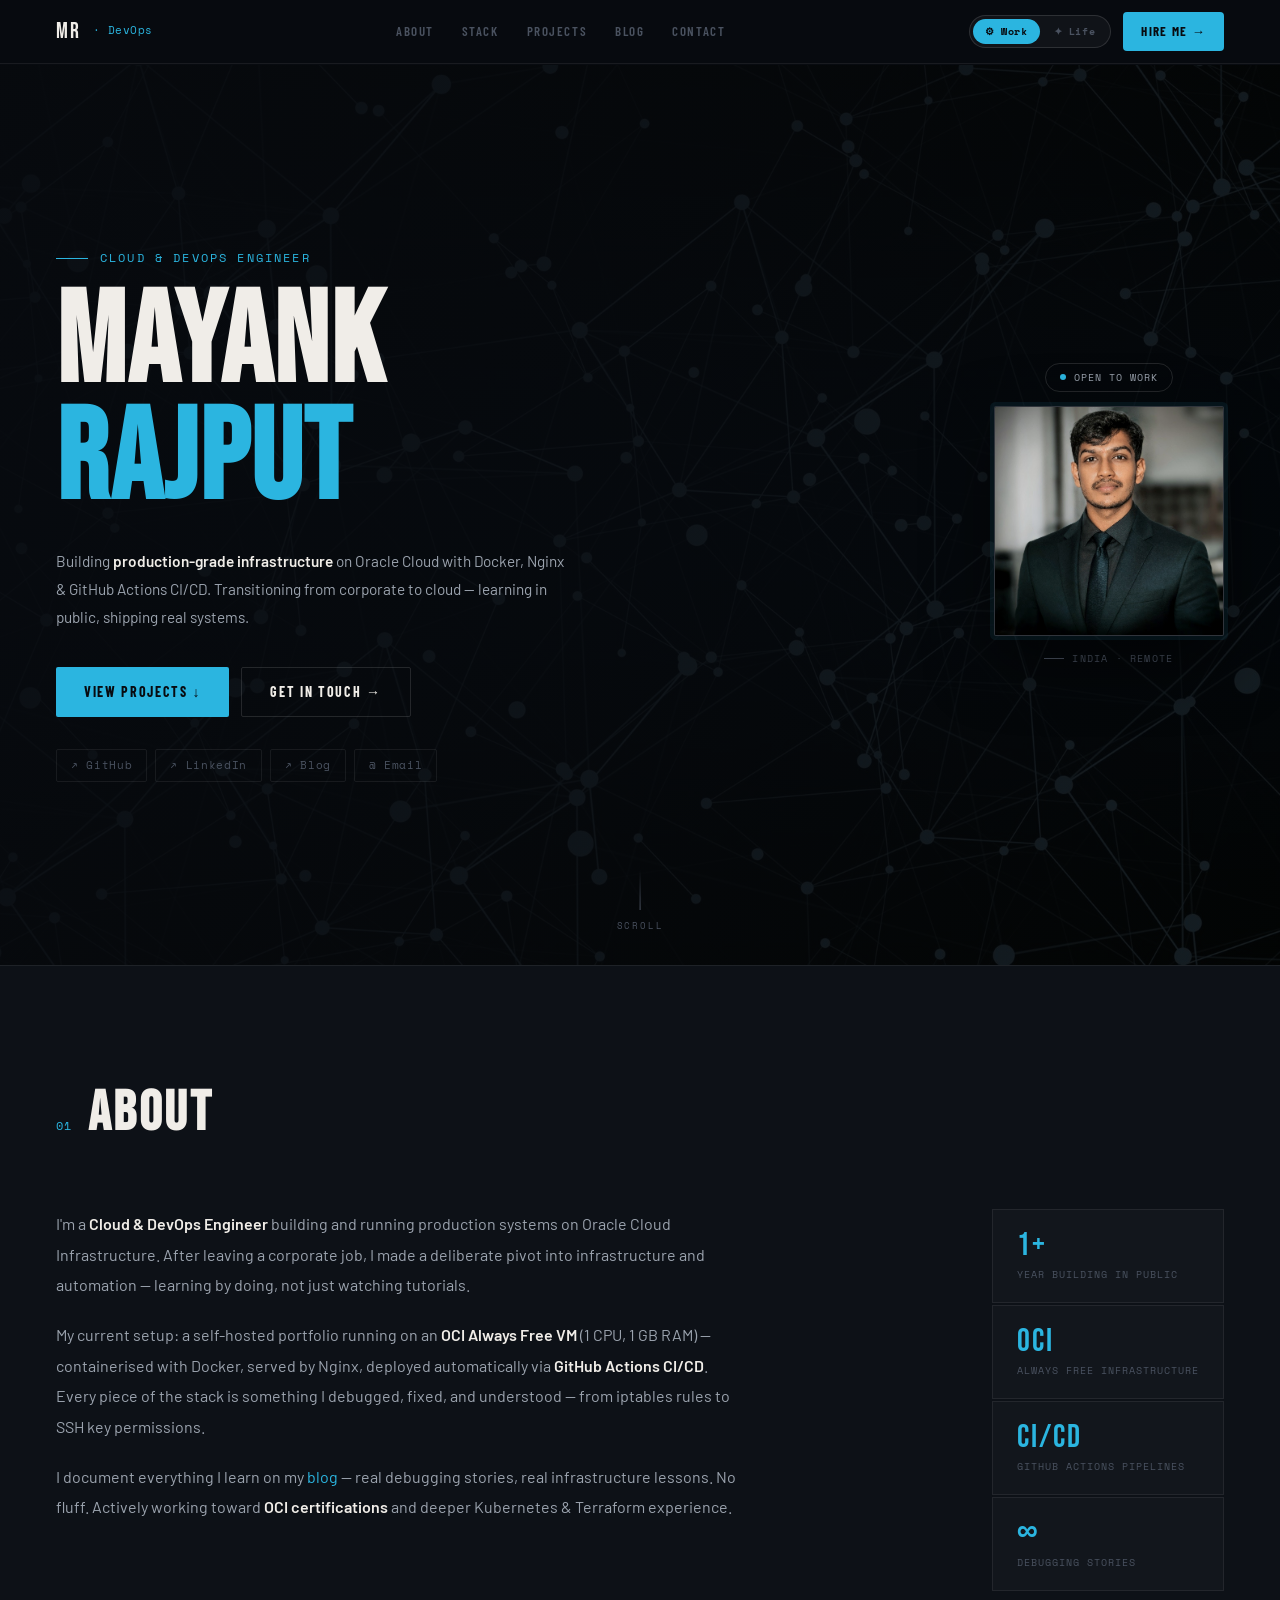
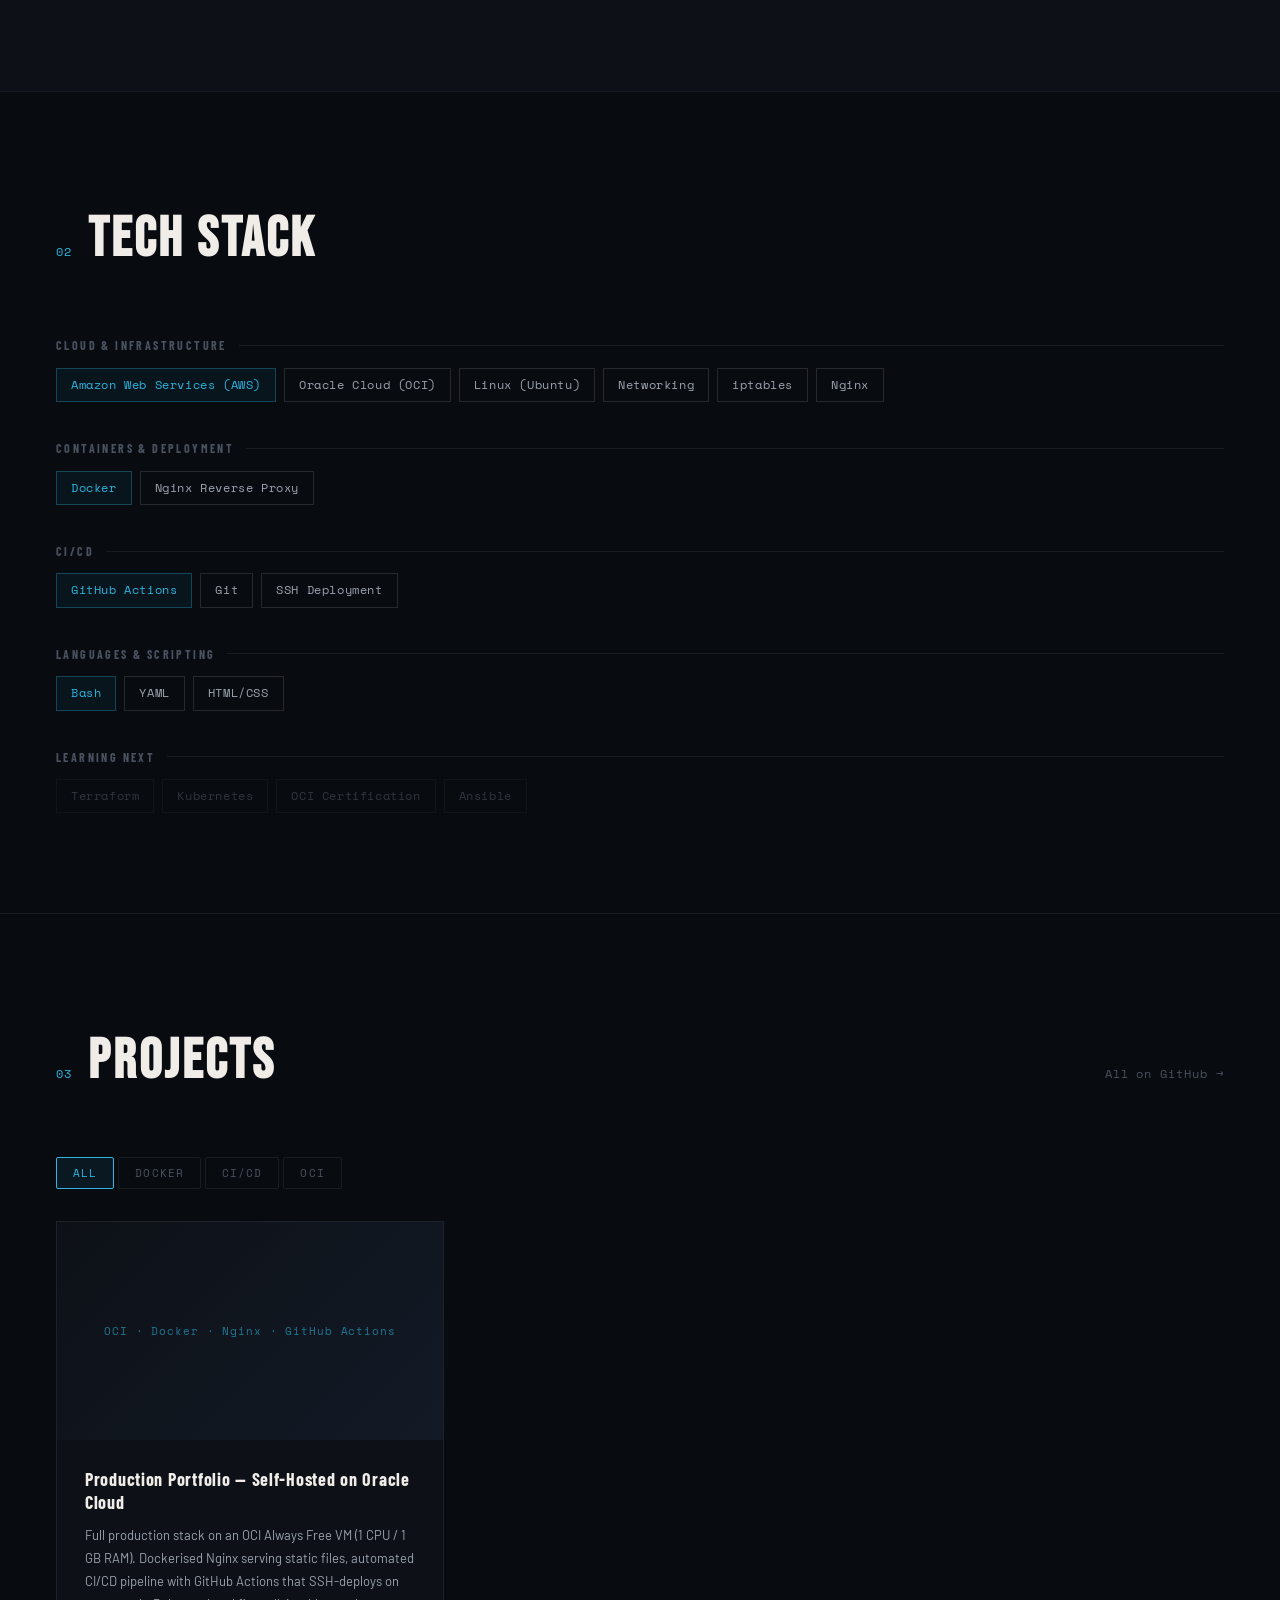
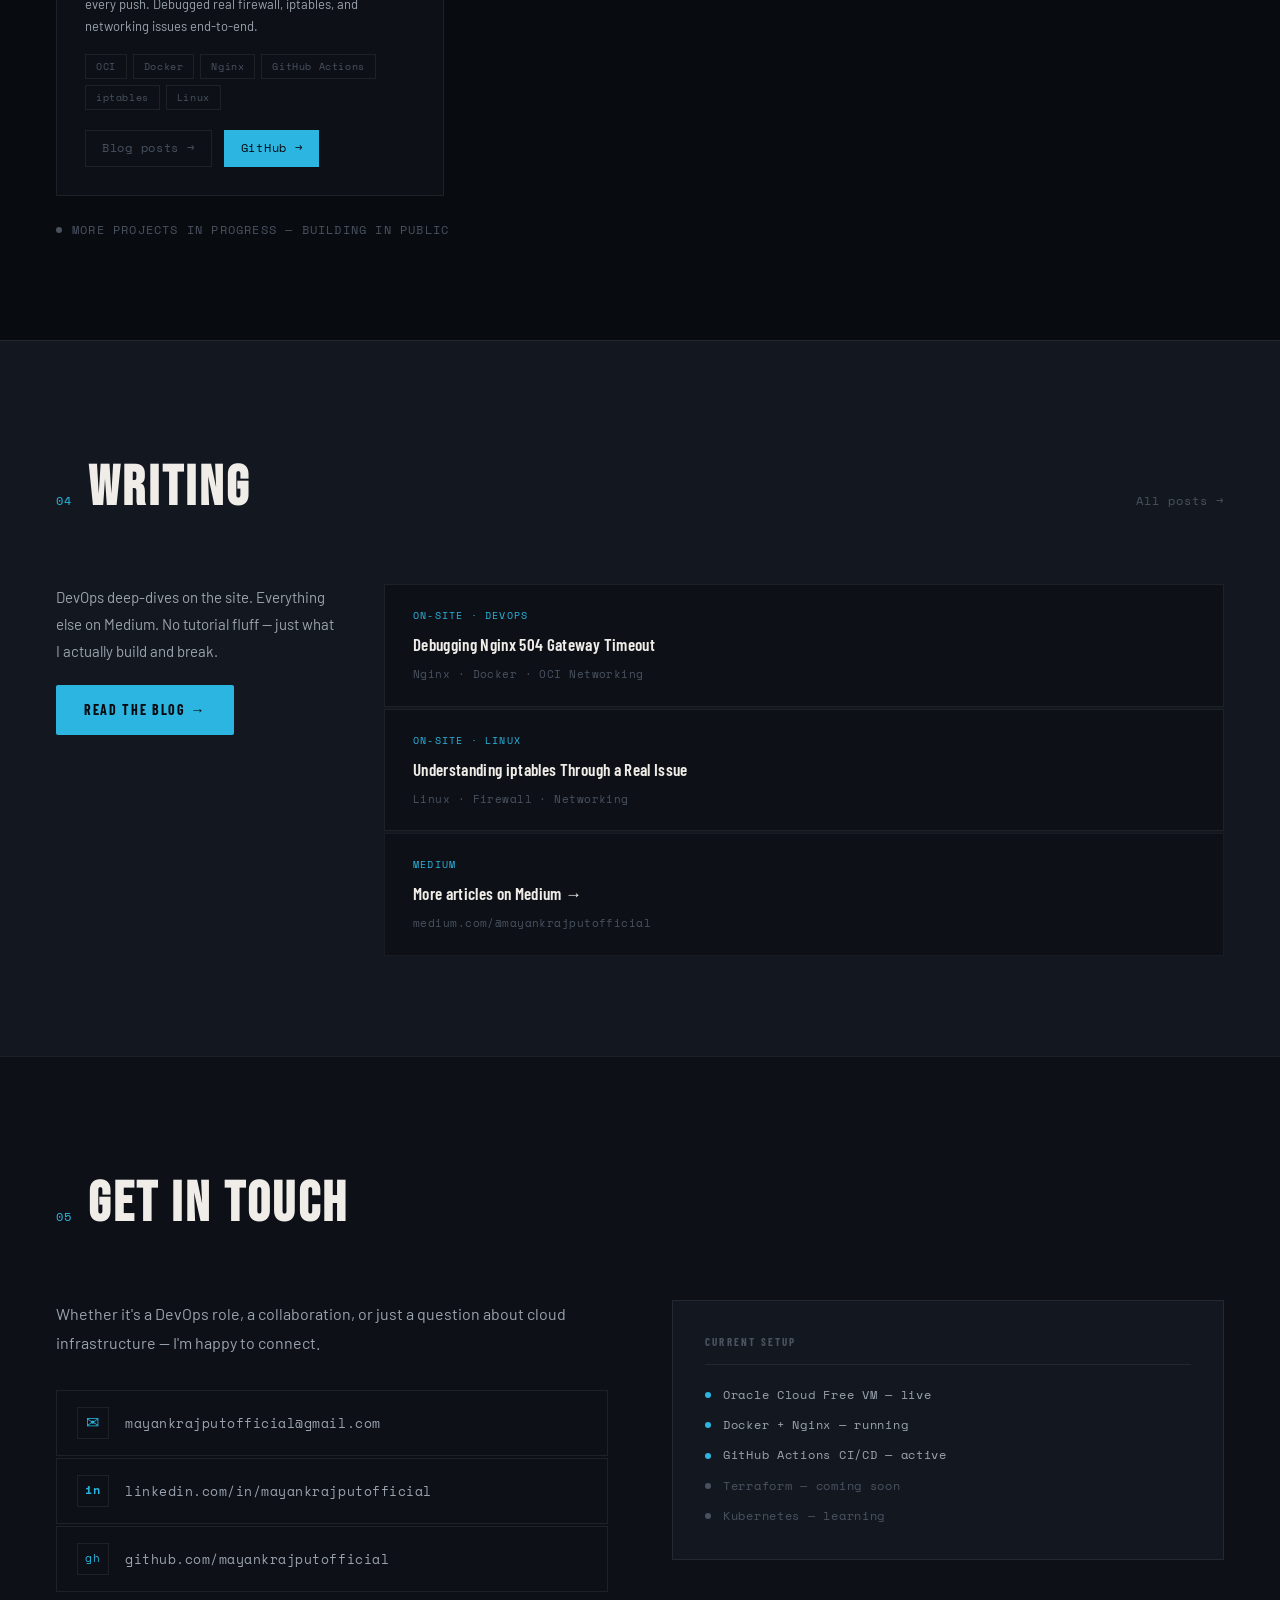
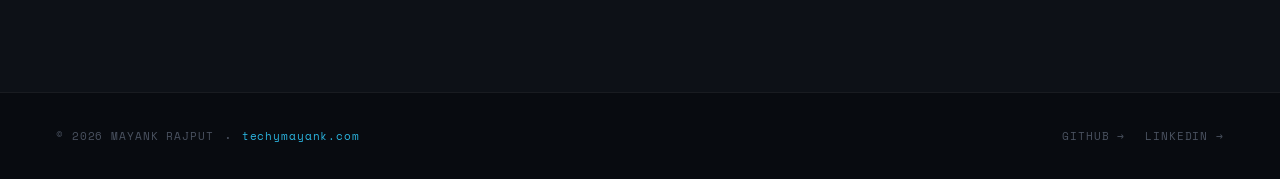
<file: index.html>
<!DOCTYPE html>
<html lang="en" data-theme="dark" data-mode="work">
<head>
  <meta charset="utf-8" />
  <meta name="viewport" content="width=device-width, initial-scale=1.0" />
  <meta name="description" content="Mayank Rajput — Cloud & DevOps Engineer and curious human. Building systems, chasing sunsets, lifting weights." />
  <meta name="author" content="Mayank Rajput" />
  <title>Mayank Rajput</title>
  <link rel="preconnect" href="https://fonts.googleapis.com" />
  <link rel="preconnect" href="https://fonts.gstatic.com" crossorigin />
  <link href="https://fonts.googleapis.com/css2?family=Bebas+Neue&family=Barlow:wght@300;400;500;600;700&family=Barlow+Condensed:wght@300;400;600;700&family=Space+Mono:wght@400;700&display=swap" rel="stylesheet" />
  <link rel="stylesheet" href="styles.css" />
  <link rel="icon" type="image/x-icon" href="/images/icons/favicon.ico"/>
  <link rel="icon" type="image/png" sizes="32x32" href="/images/icons/favicon-32.png"/>
  <link rel="apple-touch-icon" sizes="180x180" href="/images/icons/favicon-180.png"/>
</head>
<body>

<a href="#main-content" class="skip-link">Skip to content</a>

<!-- ── Nav ── -->
<nav aria-label="Main navigation">
  <div class="nav-left">
    <a href="#intro" class="nav-logo" id="nav-logo">MR<span id="nav-logo-sub"> · DevOps</span></a>
  </div>

  <div class="nav-center">
    <div class="nav-links-wrapper">
      <div class="nav-links nav-links-work" id="nav-links-work">
        <a href="#about">About</a>
        <a href="#stack">Stack</a>
        <a href="#projects">Projects</a>
        <a href="#blog">Blog</a>
        <a href="#contact">Contact</a>
      </div>
      <div class="nav-links nav-links-life" id="nav-links-life">
        <a href="#life-about">About</a>
        <a href="#life-hobbies">Interests</a>
        <a href="#life-stories">Stories</a>
        <a href="#life-blog">Writing</a>
        <a href="#life-connect">Connect</a>
      </div>
    </div>
  </div>

  <div class="nav-right">
    <div class="mode-pill" id="mode-pill" role="group" aria-label="Switch site mode">
      <button class="mode-btn mode-work active" id="mode-work-btn" aria-pressed="true">⚙ <span class="mode-text">Work</span></button>
      <button class="mode-btn mode-life" id="mode-life-btn" aria-pressed="false">✦ <span class="mode-text">Life</span></button>
    </div>
    <div class="nav-cta-wrapper">
      <a href="#contact" class="nav-cta nav-cta-work" id="nav-cta-work">Hire me →</a>
      <a href="#life-connect" class="nav-cta nav-cta-life" id="nav-cta-life">Find me →</a>
    </div>
    <button class="nav-hamburger" id="nav-hamburger" aria-label="Open menu" aria-expanded="false" aria-controls="nav-mobile-menu">
      <span></span><span></span><span></span>
    </button>
  </div>
</nav>

<!-- Mobile nav -->
<div class="nav-mobile-menu" id="nav-mobile-menu" aria-hidden="true">
  <div id="mobile-work-links">
    <a href="#about">About</a>
    <a href="#stack">Stack</a>
    <a href="#projects">Projects</a>
    <a href="#blog">Blog</a>
    <a href="#contact">Contact</a>
    <a href="#contact" class="mobile-cta">Hire me →</a>
  </div>
  <div id="mobile-life-links">
    <a href="#life-about">About</a>
    <a href="#life-hobbies">Interests</a>
    <a href="#life-stories">Stories</a>
    <a href="#life-blog">Writing</a>
    <a href="#life-connect">Connect</a>
    <a href="#life-connect" class="mobile-cta life-mobile-cta">Find me →</a>
  </div>
</div>

<!-- ══ WORK MODE ══ -->
<div id="work-mode">

  <!-- Hero -->
  <section id="intro" class="hero-section" style="border-top:none;">
    <div class="hero-bg-photo" id="hero-bg-work"></div>
    <div class="hero-overlay"></div>
    <div class="section-inner" id="main-content">
      <div class="hero">
        <div class="hero-content">
          <div class="hero-eyebrow">Cloud &amp; DevOps Engineer</div>
          <h1 class="hero-name">
            <span class="hero-name-first">MAYANK</span>
            <span class="hero-name-last">RAJPUT</span>
          </h1>
          <p class="hero-desc">
            Building <strong>production-grade infrastructure</strong> on Oracle Cloud with Docker, Nginx &amp; GitHub Actions CI/CD.
            Transitioning from corporate to cloud — learning in public, shipping real systems.
          </p>
          <div class="hero-actions">
            <a href="#projects" class="btn-primary">View Projects ↓</a>
            <a href="#contact" class="btn-secondary">Get in touch →</a>
          </div>
          <div class="hero-socials">
            <a href="https://github.com/mayankrajputofficial" target="_blank" rel="noopener noreferrer" class="social-chip">↗ GitHub</a>
            <a href="https://linkedin.com/in/mayankrajputofficial" target="_blank" rel="noopener noreferrer" class="social-chip">↗ LinkedIn</a>
            <a href="/blog.html" class="social-chip">↗ Blog</a>
            <a href="mailto:mayankrajputofficial@gmail.com" class="social-chip">@ Email</a>
          </div>
        </div>
        <div class="hero-photo-wrap">
          <div class="ofw-pill"><span class="ofw-dot"></span>Open to work</div>
          <div class="hero-photo-ring">
            <img
              src="/images/profile/mayank.jpg"
              alt="Mayank Rajput"
              class="hero-photo"
              onerror="this.style.display='none';this.parentElement.classList.add('photo-fallback');"
            />
            <div class="photo-initials">MR</div>
          </div>
          <div class="hero-location">India · Remote</div>
        </div>
      </div>
    </div>
    <!-- Scroll hint -->
    <div class="scroll-hint">
      <span class="scroll-hint-line"></span>
      <span class="scroll-hint-text">scroll</span>
    </div>
  </section>

  <!-- About -->
  <section id="about">
    <div class="section-inner">
      <div class="section-header">
        <h2 class="section-title"><span class="title-num">01</span>About</h2>
      </div>
      <div class="about-grid">
        <div class="about-text-block">
          <p class="about-text">I'm a <strong>Cloud &amp; DevOps Engineer</strong> building and running production systems on Oracle Cloud Infrastructure. After leaving a corporate job, I made a deliberate pivot into infrastructure and automation — learning by doing, not just watching tutorials.</p>
          <p class="about-text">My current setup: a self-hosted portfolio running on an <strong>OCI Always Free VM</strong> (1 CPU, 1 GB RAM) — containerised with Docker, served by Nginx, deployed automatically via <strong>GitHub Actions CI/CD</strong>. Every piece of the stack is something I debugged, fixed, and understood — from iptables rules to SSH key permissions.</p>
          <p class="about-text">I document everything I learn on my <a href="/blog.html" class="inline-link">blog</a> — real debugging stories, real infrastructure lessons. No fluff. Actively working toward <strong>OCI certifications</strong> and deeper Kubernetes &amp; Terraform experience.</p>
        </div>
        <div class="about-stats">
          <div class="stat-card">
            <div class="stat-num">1+</div>
            <div class="stat-label">Year Building in Public</div>
          </div>
          <div class="stat-card">
            <div class="stat-num">OCI</div>
            <div class="stat-label">Always Free Infrastructure</div>
          </div>
          <div class="stat-card">
            <div class="stat-num">CI/CD</div>
            <div class="stat-label">GitHub Actions Pipelines</div>
          </div>
          <div class="stat-card">
            <div class="stat-num">∞</div>
            <div class="stat-label">Debugging Stories</div>
          </div>
        </div>
      </div>
    </div>
  </section>

  <!-- Stack -->
  <section id="stack">
    <div class="section-inner">
      <div class="section-header">
        <h2 class="section-title"><span class="title-num">02</span>Tech Stack</h2>
      </div>
      <div class="stack-groups">
        <div class="stack-group">
          <div class="stack-group-label">Cloud &amp; Infrastructure</div>
          <div class="tag-cloud">
            <span class="tech-tag primary">Amazon Web Services (AWS)</span>
            <span class="tech-tag">Oracle Cloud (OCI)</span>
            <span class="tech-tag">Linux (Ubuntu)</span>
            <span class="tech-tag">Networking</span>
            <span class="tech-tag">iptables</span>
            <span class="tech-tag">Nginx</span>
          </div>
        </div>
        <div class="stack-group">
          <div class="stack-group-label">Containers &amp; Deployment</div>
          <div class="tag-cloud">
            <span class="tech-tag primary">Docker</span>
            <span class="tech-tag">Nginx Reverse Proxy</span>
          </div>
        </div>
        <div class="stack-group">
          <div class="stack-group-label">CI/CD</div>
          <div class="tag-cloud">
            <span class="tech-tag primary">GitHub Actions</span>
            <span class="tech-tag">Git</span>
            <span class="tech-tag">SSH Deployment</span>
          </div>
        </div>
        <div class="stack-group">
          <div class="stack-group-label">Languages &amp; Scripting</div>
          <div class="tag-cloud">
            <span class="tech-tag primary">Bash</span>
            <span class="tech-tag">YAML</span>
            <span class="tech-tag">HTML/CSS</span>
          </div>
        </div>
        <div class="stack-group">
          <div class="stack-group-label">Learning Next</div>
          <div class="tag-cloud">
            <span class="tech-tag dim">Terraform</span>
            <span class="tech-tag dim">Kubernetes</span>
            <span class="tech-tag dim">OCI Certification</span>
            <span class="tech-tag dim">Ansible</span>
          </div>
        </div>
      </div>
    </div>
  </section>

  <!-- Projects -->
  <section id="projects">
    <div class="section-inner">
      <div class="section-header">
        <h2 class="section-title"><span class="title-num">03</span>Projects</h2>
        <a href="https://github.com/mayankrajputofficial" target="_blank" rel="noopener noreferrer" class="section-action">All on GitHub →</a>
      </div>
      <div class="filter-row" role="group" aria-label="Filter projects">
        <button class="filter-btn active" data-filter="all">All</button>
        <button class="filter-btn" data-filter="docker">Docker</button>
        <button class="filter-btn" data-filter="cicd">CI/CD</button>
        <button class="filter-btn" data-filter="oci">OCI</button>
      </div>
      <div class="projects-grid" id="projects-grid">
        <div class="project-card" data-tags="docker cicd oci">
          <div class="project-cover project-cover--placeholder">
            <div class="project-cover-inner">
              <span class="cover-label">OCI · Docker · Nginx · GitHub Actions</span>
            </div>
          </div>
          <div class="project-body">
            <div class="project-title">Production Portfolio — Self-Hosted on Oracle Cloud</div>
            <div class="project-desc">Full production stack on an OCI Always Free VM (1 CPU / 1 GB RAM). Dockerised Nginx serving static files, automated CI/CD pipeline with GitHub Actions that SSH-deploys on every push. Debugged real firewall, iptables, and networking issues end-to-end.</div>
            <div class="project-tags">
              <span class="proj-tag">OCI</span><span class="proj-tag">Docker</span><span class="proj-tag">Nginx</span><span class="proj-tag">GitHub Actions</span><span class="proj-tag">iptables</span><span class="proj-tag">Linux</span>
            </div>
            <div class="project-links">
              <a href="/blog.html" class="proj-link">Blog posts →</a>
              <a href="https://github.com/mayankrajputofficial/portfoliowebsite" target="_blank" rel="noopener noreferrer" class="proj-link primary">GitHub →</a>
            </div>
          </div>
        </div>
      </div>
      <div class="coming-soon"><span class="coming-soon-dot"></span>More projects in progress — building in public</div>
    </div>
  </section>

  <!-- Blog -->
  <section id="blog" class="blog-cta-section">
    <div class="section-inner">
      <div class="section-header">
        <h2 class="section-title"><span class="title-num">04</span>Writing</h2>
        <a href="/blog.html" class="section-action">All posts →</a>
      </div>
      <div class="blog-cta-inner">
        <div class="blog-intro">
          <p class="blog-sub">DevOps deep-dives on the site. Everything else on Medium. No tutorial fluff — just what I actually build and break.</p>
          <a href="/blog.html" class="btn-primary" style="margin-top:20px;display:inline-flex;">Read the blog →</a>
        </div>
        <div class="blog-cards">
          <a href="/posts/nginx-debug.html" class="blog-card">
            <div class="blog-card-label">on-site · devops</div>
            <div class="blog-card-title">Debugging Nginx 504 Gateway Timeout</div>
            <div class="blog-card-meta">Nginx · Docker · OCI Networking</div>
          </a>
          <a href="/posts/iptables-lesson.html" class="blog-card">
            <div class="blog-card-label">on-site · linux</div>
            <div class="blog-card-title">Understanding iptables Through a Real Issue</div>
            <div class="blog-card-meta">Linux · Firewall · Networking</div>
          </a>
          <a href="https://medium.com/@mayankrajputofficial" target="_blank" rel="noopener noreferrer" class="blog-card medium-card">
            <div class="blog-card-label">medium</div>
            <div class="blog-card-title">More articles on Medium →</div>
            <div class="blog-card-meta">medium.com/@mayankrajputofficial</div>
          </a>
        </div>
      </div>
    </div>
  </section>

  <!-- Contact -->
  <section id="contact">
    <div class="section-inner">
      <div class="section-header">
        <h2 class="section-title"><span class="title-num">05</span>Get in Touch</h2>
      </div>
      <div class="contact-layout">
        <div class="contact-left">
          <p class="contact-desc">Whether it's a DevOps role, a collaboration, or just a question about cloud infrastructure — I'm happy to connect.</p>
          <div class="contact-links">
            <a href="mailto:mayankrajputofficial@gmail.com" class="contact-link">
              <div class="contact-link-icon">✉</div>mayankrajputofficial@gmail.com
            </a>
            <a href="https://linkedin.com/in/mayankrajputofficial" target="_blank" rel="noopener noreferrer" class="contact-link">
              <div class="contact-link-icon" style="font-size:12px;font-weight:700;">in</div>linkedin.com/in/mayankrajputofficial
            </a>
            <a href="https://github.com/mayankrajputofficial" target="_blank" rel="noopener noreferrer" class="contact-link">
              <div class="contact-link-icon" style="font-family:var(--mono);font-size:11px;">gh</div>github.com/mayankrajputofficial
            </a>
          </div>
        </div>
        <div class="contact-note">
          <div class="contact-note-label">Current Setup</div>
          <div class="contact-note-stack">
            <div class="stack-line"><span class="stack-dot"></span>Oracle Cloud Free VM — live</div>
            <div class="stack-line"><span class="stack-dot"></span>Docker + Nginx — running</div>
            <div class="stack-line"><span class="stack-dot"></span>GitHub Actions CI/CD — active</div>
            <div class="stack-line stack-line--dim"><span class="stack-dot stack-dot--dim"></span>Terraform — coming soon</div>
            <div class="stack-line stack-line--dim"><span class="stack-dot stack-dot--dim"></span>Kubernetes — learning</div>
          </div>
        </div>
      </div>
    </div>
  </section>

</div><!-- /work-mode -->


<!-- ══ LIFE MODE ══ -->
<div id="life-mode" style="display:none">

  <!-- Life hero -->
  <section id="life-intro" class="hero-section" style="border-top:none;">
    <div class="hero-bg-photo" id="hero-bg-life"></div>
    <div class="hero-overlay life-overlay"></div>
    <div class="section-inner">
      <div class="hero">
        <div class="hero-content">
          <div class="hero-eyebrow life-eyebrow">Living, learning, wandering</div>
          <h1 class="hero-name life-name-block">
            <span class="hero-name-first">MAYANK</span>
            <span class="hero-name-last life-last">RAJPUT</span>
          </h1>
          <p class="hero-desc">
            Fitness enthusiast. Traveller. <strong>Photographer</strong>. Bike &amp; car obsessive.
            Tech geek in every sense of the word. Documenting life as it happens.
          </p>
          <div class="hero-actions">
            <a href="#life-stories" class="btn-primary life-btn-primary">Read Stories ↓</a>
            <a href="#life-connect" class="btn-secondary">Find me online →</a>
          </div>
          <div class="hero-socials">
            <a href="https://www.instagram.com/itsmayankrj/" target="_blank" rel="noopener noreferrer" class="social-chip life-chip">↗ @itsmayankrj</a>
            <a href="https://www.instagram.com/rextorclicks/" target="_blank" rel="noopener noreferrer" class="social-chip life-chip">↗ @rextorclicks</a>
            <a href="https://www.instagram.com/rextorlifts/" target="_blank" rel="noopener noreferrer" class="social-chip life-chip">↗ @rextorlifts</a>
            <a href="https://www.instagram.com/rextortravels/" target="_blank" rel="noopener noreferrer" class="social-chip life-chip">↗ @rextortravels</a>
          </div>
        </div>
        <div class="hero-photo-wrap">
          <div class="ofw-pill life-ofw-pill"><span class="ofw-dot life-dot"></span>Living &amp; exploring</div>
          <div class="hero-photo-ring life-ring">
            <img
              src="/images/profile/mayank-personal.jpg"
              alt="Mayank Rajput"
              class="hero-photo"
              onerror="this.style.display='none';this.parentElement.classList.add('photo-fallback');"
            />
            <div class="photo-initials">MR</div>
          </div>
          <div class="hero-location life-location">India · Exploring</div>
        </div>
      </div>
    </div>
    <div class="scroll-hint">
      <span class="scroll-hint-line"></span>
      <span class="scroll-hint-text">scroll</span>
    </div>
  </section>

  <!-- Life about -->
  <section id="life-about" class="life-section-alt">
    <div class="section-inner">
      <div class="section-header">
        <h2 class="section-title life-title"><span class="title-num life-num">01</span>Who I Am</h2>
      </div>
      <div class="about-grid">
        <div class="about-text-block">
          <p class="about-text">Outside the terminal, I'm someone who believes the best way to understand the world is to move through it. I ride bikes on empty highways at sunrise, lift weights before the city wakes up, and chase light with a camera in places most people don't think to stop.</p>
          <p class="about-text">I'm as obsessive about gadgets and new technology as I am about cloud infrastructure — probably more so. If there's a new phone, a new car, a new piece of kit that does something interesting, I want to understand how it works and whether it's actually good or just marketed well.</p>
          <p class="about-text">Everything on this page — the photos, the stories, the writing — is real. No aesthetic curation. Just what actually happened.</p>
        </div>
      </div>
    </div>
  </section>

  <!-- Hobbies -->
  <section id="life-hobbies">
    <div class="section-inner">
      <div class="section-header">
        <h2 class="section-title life-title"><span class="title-num life-num">02</span>Interests</h2>
      </div>
      <div class="hobbies-grid">
        <div class="hobby-card">
          <div class="hobby-icon">🏋️</div>
          <div class="hobby-name">Fitness</div>
          <div class="hobby-desc">5 AM lifts. Consistency over intensity. Two years of showing up.</div>
          <a href="https://www.instagram.com/rextorlifts/" target="_blank" rel="noopener noreferrer" class="hobby-link">@rextorlifts →</a>
        </div>
        <div class="hobby-card">
          <div class="hobby-icon">✈️</div>
          <div class="hobby-name">Travel</div>
          <div class="hobby-desc">No itinerary. Book the ticket, figure out the rest on arrival.</div>
          <a href="https://www.instagram.com/rextortravels/" target="_blank" rel="noopener noreferrer" class="hobby-link">@rextortravels →</a>
        </div>
        <div class="hobby-card">
          <div class="hobby-icon">📷</div>
          <div class="hobby-name">Photography</div>
          <div class="hobby-desc">Street. Landscape. Whatever the light allows. Always film-inspired.</div>
          <a href="https://www.instagram.com/rextorclicks/" target="_blank" rel="noopener noreferrer" class="hobby-link">@rextorclicks →</a>
        </div>
        <div class="hobby-card">
          <div class="hobby-icon">🏍️</div>
          <div class="hobby-name">Bikes &amp; Cars</div>
          <div class="hobby-desc">Obsessive about machines. The engineering, the sound, the feel.</div>
          <a href="https://www.instagram.com/itsmayankrj/" target="_blank" rel="noopener noreferrer" class="hobby-link">@itsmayankrj →</a>
        </div>
        <div class="hobby-card">
          <div class="hobby-icon">📱</div>
          <div class="hobby-name">Tech &amp; Gadgets</div>
          <div class="hobby-desc">Every new device is a puzzle. I want to understand what's actually good.</div>
          <a href="https://www.instagram.com/itsmayankrj/" target="_blank" rel="noopener noreferrer" class="hobby-link">@itsmayankrj →</a>
        </div>
        <div class="hobby-card">
          <div class="hobby-icon">🎮</div>
          <div class="hobby-name">Gaming</div>
          <div class="hobby-desc">Serious about it. Not ashamed of it.</div>
          <a href="https://www.instagram.com/rextorplays/" target="_blank" rel="noopener noreferrer" class="hobby-link">@rextorplays →</a>
        </div>
      </div>
    </div>
  </section>

  <!-- Stories -->
  <section id="life-stories" class="life-section-alt">
    <div class="section-inner">
      <div class="section-header">
        <h2 class="section-title life-title"><span class="title-num life-num">03</span>Stories</h2>
        <span class="section-count" id="story-count">04</span>
      </div>
      <p class="about-text" style="margin-bottom:32px;">Every photo has a story. Click any one to read it.</p>
      <div class="stories-grid" id="stories-grid">
        <div class="stories-loading">
          <div class="feed-loading-dot" style="background:var(--life-accent)"></div>
          Loading stories…
        </div>
      </div>
    </div>
  </section>

  <!-- Life blog -->
  <section id="life-blog">
    <div class="section-inner">
      <div class="section-header">
        <h2 class="section-title life-title"><span class="title-num life-num">04</span>Writing</h2>
        <a href="https://medium.com/@mayankrajputofficial" target="_blank" rel="noopener noreferrer" class="section-action">Follow on Medium →</a>
      </div>
      <div id="life-medium-feed">
        <div class="feed-loading">
          <div class="feed-loading-dot" style="background:var(--life-accent)"></div>
          Loading from Medium…
        </div>
      </div>
    </div>
  </section>

  <!-- Connect -->
  <section id="life-connect" class="life-section-alt">
    <div class="section-inner">
      <div class="section-header">
        <h2 class="section-title life-title"><span class="title-num life-num">05</span>Find Me</h2>
      </div>
      <div class="life-connect-grid">
        <a href="https://www.instagram.com/itsmayankrj/" target="_blank" rel="noopener noreferrer" class="life-connect-card">
          <div class="lcc-handle">@itsmayankrj</div>
          <div class="lcc-desc">Main account — everything</div>
          <div class="lcc-arrow">→</div>
        </a>
        <a href="https://www.instagram.com/rextorclicks/" target="_blank" rel="noopener noreferrer" class="life-connect-card">
          <div class="lcc-handle">@rextorclicks</div>
          <div class="lcc-desc">Photography</div>
          <div class="lcc-arrow">→</div>
        </a>
        <a href="https://www.instagram.com/rextorlifts/" target="_blank" rel="noopener noreferrer" class="life-connect-card">
          <div class="lcc-handle">@rextorlifts</div>
          <div class="lcc-desc">Fitness</div>
          <div class="lcc-arrow">→</div>
        </a>
        <a href="https://www.instagram.com/rextortravels/" target="_blank" rel="noopener noreferrer" class="life-connect-card">
          <div class="lcc-handle">@rextortravels</div>
          <div class="lcc-desc">Travel</div>
          <div class="lcc-arrow">→</div>
        </a>
        <a href="https://www.instagram.com/rextorplays/" target="_blank" rel="noopener noreferrer" class="life-connect-card">
          <div class="lcc-handle">@rextorplays</div>
          <div class="lcc-desc">Gaming</div>
          <div class="lcc-arrow">→</div>
        </a>
        <a href="https://medium.com/@mayankrajputofficial" target="_blank" rel="noopener noreferrer" class="life-connect-card">
          <div class="lcc-handle">Medium</div>
          <div class="lcc-desc">Long-form writing</div>
          <div class="lcc-arrow">→</div>
        </a>
      </div>
    </div>
  </section>

</div><!-- /life-mode -->


<!-- Story lightbox -->
<div id="story-overlay" class="story-overlay" aria-modal="true" role="dialog" aria-hidden="true">
  <div class="story-overlay-bg" id="story-overlay-bg"></div>
  <article class="story-article" id="story-article">
    <button class="story-close" id="story-close" aria-label="Close story">×</button>
    <div id="story-content"></div>
  </article>
</div>


<!-- Footer -->
<footer id="site-footer">
  <span class="footer-copy">© <span id="currentYear"></span> Mayank Rajput</span>
  <span class="footer-dot">·</span>
  <a href="https://techymayank.com" class="footer-url">techymayank.com</a>
  <div class="footer-links" id="footer-work-links">
    <a href="https://github.com/mayankrajputofficial" target="_blank" rel="noopener noreferrer">GitHub →</a>
    <a href="https://linkedin.com/in/mayankrajputofficial" target="_blank" rel="noopener noreferrer">LinkedIn →</a>
  </div>
  <div class="footer-links" id="footer-life-links" style="display:none">
    <a href="https://www.instagram.com/itsmayankrj/" target="_blank" rel="noopener noreferrer">Instagram →</a>
    <a href="https://medium.com/@mayankrajputofficial" target="_blank" rel="noopener noreferrer">Medium →</a>
  </div>
</footer>

<button type="button" id="goTopBtn" title="Back to top" aria-label="Scroll to top">↑</button>

<script>
document.getElementById('currentYear').textContent = new Date().getFullYear();

(function() {
  // Force dark theme always (matching the Jason Martin aesthetic)
  document.documentElement.setAttribute('data-theme', 'dark');
  localStorage.setItem('theme', 'dark');
})();

document.addEventListener('DOMContentLoaded', function() {

  /* ══ MODE TOGGLE ══ */
  var workBtn  = document.getElementById('mode-work-btn');
  var lifeBtn  = document.getElementById('mode-life-btn');
  var workDiv  = document.getElementById('work-mode');
  var lifeDiv  = document.getElementById('life-mode');
  var navSub   = document.getElementById('nav-logo-sub');
  var mobileW  = document.getElementById('mobile-work-links');
  var mobileL  = document.getElementById('mobile-life-links');
  var footerW  = document.getElementById('footer-work-links');
  var footerL  = document.getElementById('footer-life-links');

  function setMode(mode, animate) {
    var isLife = mode === 'life';
    var prev   = document.documentElement.getAttribute('data-mode');
    if (animate && prev === mode) return;

    document.documentElement.setAttribute('data-mode', mode);
    localStorage.setItem('siteMode', mode);

    if (animate) {
      var outEl = isLife ? workDiv : lifeDiv;
      var inEl  = isLife ? lifeDiv : workDiv;
      outEl.style.display = 'block';
      inEl.style.display  = 'block';
      outEl.classList.remove('mode-entering');
      inEl.classList.remove('mode-entering');
      void outEl.offsetWidth;
      outEl.classList.add('mode-exiting');
      inEl.classList.add('mode-entering');
      setTimeout(function() {
        outEl.style.display = 'none';
        outEl.classList.remove('mode-exiting');
      }, 420);
    } else {
      workDiv.style.display = isLife ? 'none' : 'block';
      lifeDiv.style.display = isLife ? 'block' : 'none';
    }

    mobileW.style.display = isLife ? 'none' : 'block';
    mobileL.style.display = isLife ? 'block' : 'none';
    navSub.textContent = isLife ? ' · Life' : ' · DevOps';
    footerW.style.display = isLife ? 'none' : '';
    footerL.style.display = isLife ? '' : 'none';

    workBtn.classList.toggle('active', !isLife);
    lifeBtn.classList.toggle('active', isLife);
    workBtn.setAttribute('aria-pressed', String(!isLife));
    lifeBtn.setAttribute('aria-pressed', String(isLife));

    if (animate) window.scrollTo({top: 0, behavior: 'smooth'});
    if (isLife) { loadStories(); loadLifeMedium(); }
  }

  var savedMode = localStorage.getItem('siteMode') || 'work';
  setMode(savedMode, false);

  workBtn.addEventListener('click', function() { setMode('work', true); });
  lifeBtn.addEventListener('click', function() { setMode('life', true); });

  /* ══ HAMBURGER ══ */
  var hamburger = document.getElementById('nav-hamburger');
  var mobileMenu = document.getElementById('nav-mobile-menu');
  function closeMenu() {
    hamburger.classList.remove('open'); mobileMenu.classList.remove('open');
    hamburger.setAttribute('aria-expanded','false');
    mobileMenu.setAttribute('aria-hidden','true');
  }
  hamburger.addEventListener('click', function() {
    var open = mobileMenu.classList.contains('open');
    if (open) { closeMenu(); } else {
      hamburger.classList.add('open');
      mobileMenu.classList.add('open');
      hamburger.setAttribute('aria-expanded','true');
      mobileMenu.setAttribute('aria-hidden','false');
    }
  });
  mobileMenu.addEventListener('click', function(e) { if (e.target.tagName === 'A') closeMenu(); });
  document.addEventListener('keydown', function(e) { if (e.key === 'Escape') { closeMenu(); closeStory(); } });

  /* ══ BACK TO TOP ══ */
  var topBtn = document.getElementById('goTopBtn');
  window.addEventListener('scroll', function() { topBtn.classList.toggle('visible', window.scrollY > 400); });
  topBtn.addEventListener('click', function() { window.scrollTo({top:0, behavior:'smooth'}); });

  /* ══ PROJECT FILTER ══ */
  document.querySelectorAll('.filter-btn').forEach(function(btn) {
    btn.addEventListener('click', function() {
      document.querySelectorAll('.filter-btn').forEach(function(b) { b.classList.remove('active'); });
      btn.classList.add('active');
      var filter = btn.dataset.filter;
      document.querySelectorAll('.project-card').forEach(function(card) {
        card.classList.toggle('hidden', filter !== 'all' && !(card.dataset.tags||'').includes(filter));
      });
    });
  });

  /* ══ SCROLL REVEAL ══ */
  var io = new IntersectionObserver(function(entries) {
    entries.forEach(function(e) {
      if (e.isIntersecting) { e.target.classList.add('revealed'); io.unobserve(e.target); }
    });
  }, { threshold: 0.08 });
  document.querySelectorAll('.project-card, .about-text, .blog-card, .contact-link, .hobby-card, .stat-card, .stack-group').forEach(function(el) {
    el.classList.add('reveal');
    io.observe(el);
  });

  /* ══ STORIES ══ */
  var storiesLoaded = false;
  function loadStories() {
    if (storiesLoaded) return;
    fetch('/stories.json?v=' + Date.now())
      .then(function(r) { return r.json(); })
      .then(function(stories) {
        storiesLoaded = true;
        var grid = document.getElementById('stories-grid');
        var countEl = document.getElementById('story-count');
        if (countEl) countEl.textContent = String(stories.length).padStart(2,'0');
        if (!stories.length) { grid.innerHTML = '<p style="color:var(--fg3);font-family:var(--mono);font-size:13px;">No stories yet — coming soon.</p>'; return; }
        grid.innerHTML = stories.map(function(s, i) {
          var bg = s.image
            ? 'style="background-image:url(' + s.image + ');background-size:cover;background-position:center"'
            : 'style="background:' + (s.placeholder_color || '#111') + '"';
          return '<button class="story-card reveal" data-index="' + i + '" aria-label="Read story: ' + escHtml(s.title) + '" ' + bg + '>'
            + '<div class="story-card-overlay">'
            + '<div class="story-card-cat">' + escHtml(s.category || '') + '</div>'
            + '<div class="story-card-title">' + escHtml(s.title) + '</div>'
            + '<div class="story-card-caption">' + escHtml(s.caption) + '</div>'
            + '</div></button>';
        }).join('');
        grid.querySelectorAll('.story-card').forEach(function(el) { io.observe(el); });
        grid.querySelectorAll('.story-card').forEach(function(btn) {
          btn.addEventListener('click', function() { openStory(stories[parseInt(btn.dataset.index)]); });
        });
        window._stories = stories;
      })
      .catch(function() {
        document.getElementById('stories-grid').innerHTML = '<p style="color:var(--fg3);font-family:var(--mono);font-size:13px;">Could not load stories.</p>';
      });
  }

  /* ══ STORY LIGHTBOX ══ */
  var overlay = document.getElementById('story-overlay');
  var overlayBg = document.getElementById('story-overlay-bg');
  var storyContent = document.getElementById('story-content');

  function openStory(s) {
    var html = '<div class="story-hero" style="background-image:url(' + (s.image || '') + ');background-color:' + (s.placeholder_color || '#111') + '"></div>'
      + '<div class="story-body">'
      + '<div class="story-meta"><span>' + escHtml(s.location || '') + '</span><span>' + escHtml(s.date || '') + '</span></div>'
      + '<h1 class="story-title">' + escHtml(s.title) + '</h1>';
    (s.story || []).forEach(function(block) {
      if (block.type === 'text') html += '<p class="story-para">' + escHtml(block.content) + '</p>';
      else if (block.type === 'pullquote') html += '<blockquote class="story-pullquote">' + escHtml(block.content) + '</blockquote>';
    });
    html += '<div class="story-links">';
    if (s.instagram_url) html += '<a href="' + escHtml(s.instagram_url) + '" target="_blank" rel="noopener noreferrer" class="story-ext-link story-insta">↗ View on Instagram</a>';
    if (s.medium_url)    html += '<a href="' + escHtml(s.medium_url) + '" target="_blank" rel="noopener noreferrer" class="story-ext-link story-medium">↗ Read on Medium</a>';
    html += '</div></div>';
    storyContent.innerHTML = html;
    overlay.setAttribute('aria-hidden', 'false');
    overlay.classList.add('open');
    document.body.style.overflow = 'hidden';
    document.getElementById('story-close').focus();
  }

  function closeStory() {
    overlay.setAttribute('aria-hidden', 'true');
    overlay.classList.remove('open');
    document.body.style.overflow = '';
  }

  document.getElementById('story-close').addEventListener('click', closeStory);
  overlayBg.addEventListener('click', closeStory);

  /* ══ LIFE MEDIUM FEED ══ */
  var lifeMediumLoaded = false;
  function loadLifeMedium() {
    if (lifeMediumLoaded) return;
    lifeMediumLoaded = true;
    var container = document.getElementById('life-medium-feed');
    fetch('/medium-personal.json?v=' + Date.now())
      .then(function(r) { return r.json(); })
      .then(function(data) {
        if (!data.posts || data.posts.length === 0) {
          container.innerHTML = '<div class="feed-empty-box"><div class="feed-empty-icon">✍️</div><div class="feed-empty-body"><h3>No personal posts yet</h3><p>Personal writing tagged "Personal" on Medium will appear here.</p><a href="https://medium.com/@mayankrajputofficial" target="_blank" rel="noopener noreferrer">Follow on Medium →</a></div></div>';
          return;
        }
        var html = '<div class="post-list">';
        data.posts.forEach(function(post) {
          html += '<a href="' + escHtml(post.url) + '" target="_blank" rel="noopener noreferrer" class="post-item">'
            + '<div class="post-date">' + escHtml(post.date) + '</div>'
            + '<div class="post-title-wrap"><div class="post-title">' + escHtml(post.title) + '</div>'
            + (post.excerpt ? '<div class="post-excerpt">' + escHtml(post.excerpt) + '</div>' : '')
            + '</div><div class="post-arrow">→</div></a>';
        });
        html += '</div>';
        container.innerHTML = html;
      })
      .catch(function() {
        container.innerHTML = '<p style="font-family:var(--mono);font-size:13px;color:var(--fg3);">Could not load posts. <a href="https://medium.com/@mayankrajputofficial" style="color:var(--life-accent)" target="_blank">Read on Medium →</a></p>';
      });
  }

  function escHtml(s) {
    return String(s || '').replace(/&/g,'&amp;').replace(/</g,'&lt;').replace(/>/g,'&gt;').replace(/"/g,'&quot;');
  }

}); // DOMContentLoaded
</script>

</body>
</html>
</file>
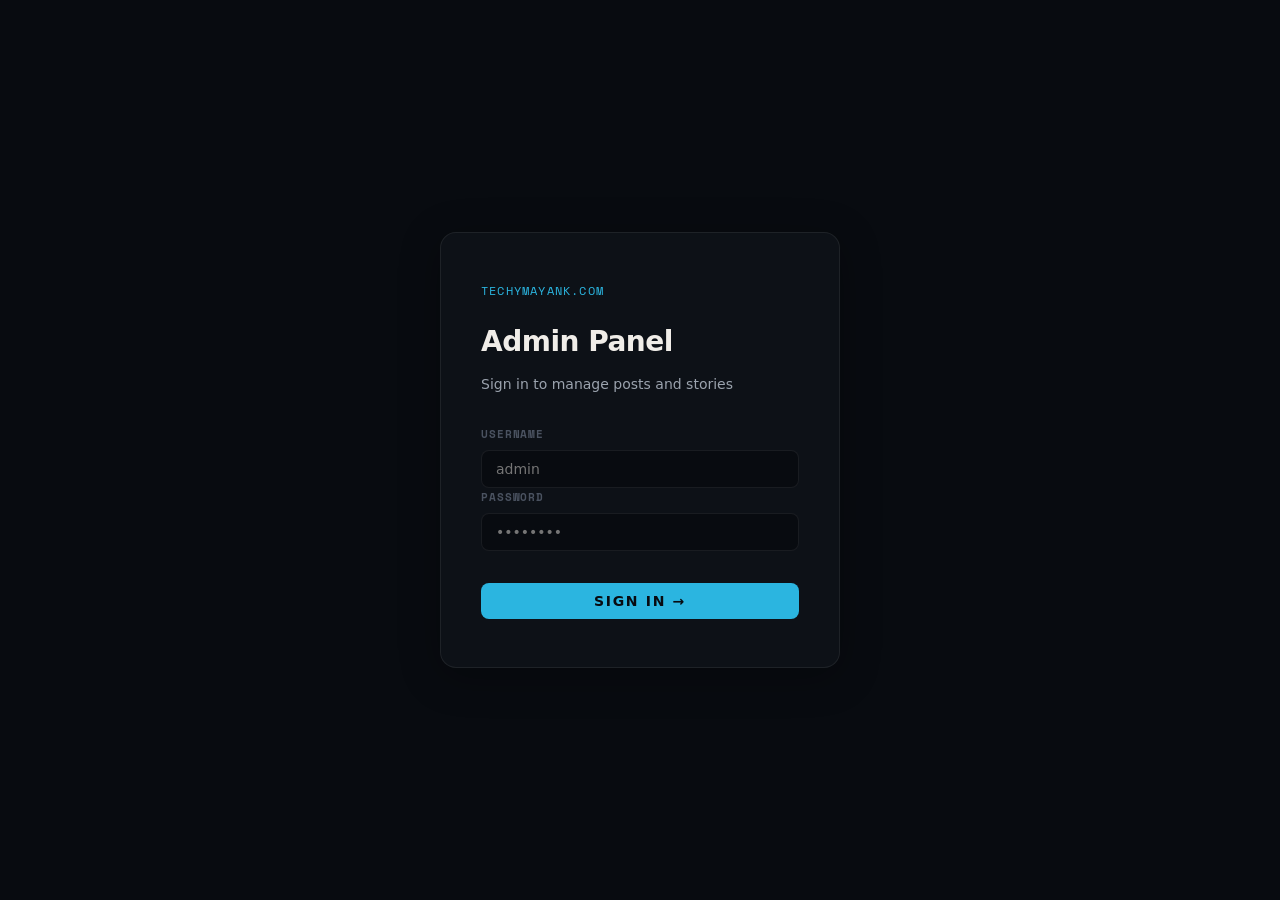
<file: admin.html>
<!DOCTYPE html>
<html lang="en" data-theme="dark">
<head>
  <meta charset="utf-8"/>
  <meta name="viewport" content="width=device-width, initial-scale=1.0"/>
  <title>Admin — techymayank.com</title>
  <link rel="preconnect" href="https://fonts.googleapis.com"/>
  <link href="https://fonts.googleapis.com/css2?family=Plus+Jakarta+Sans:wght@400;600;700;800&family=Space+Mono:wght@400;700&display=swap" rel="stylesheet"/>
  <link rel="stylesheet" href="styles.css"/>
  <link rel="stylesheet" href="admin.css"/>
  <link rel="icon" type="image/x-icon" href="/images/icons/favicon.ico"/>
  <link rel="icon" type="image/png" sizes="32x32" href="/images/icons/favicon-32.png"/>
  <link rel="apple-touch-icon" sizes="180x180" href="/images/icons/favicon-180.png"/>
</head>
<body>

<!-- LOGIN SCREEN -->
<div id="admin-login" class="admin-screen">
  <div class="login-box">
    <div class="login-logo">techymayank.com</div>
    <h1 class="login-title">Admin Panel</h1>
    <p class="login-sub">Sign in to manage posts and stories</p>
    <form id="login-form" autocomplete="off">
      <div class="field-group">
        <label class="field-label">Username</label>
        <input type="text" id="login-user" class="field-input" autocomplete="username" placeholder="admin"/>
      </div>
      <div class="field-group">
        <label class="field-label">Password</label>
        <input type="password" id="login-pass" class="field-input" autocomplete="current-password" placeholder="••••••••"/>
      </div>
      <div class="login-error" id="login-error"></div>
      <button type="submit" class="btn-primary" style="width:100%;justify-content:center;">Sign in &rarr;</button>
    </form>
  </div>
</div>

<!-- ADMIN DASHBOARD -->
<div id="admin-dashboard" class="admin-screen" style="display:none">

  <header class="admin-header">
    <a href="/" class="admin-back">&larr; Back to site</a>
    <div class="admin-header-title">Admin Panel</div>
    <button id="admin-logout" class="btn-outline">Sign out</button>
  </header>

  <div class="admin-body">

    <!-- TAB NAV -->
    <div class="admin-tabs">
      <button class="admin-tab active" data-tab="posts">Work Posts</button>
      <button class="admin-tab" data-tab="stories">Life Stories</button>
    </div>

    <!-- TOAST -->
    <div id="admin-toast" class="admin-toast"></div>

    <!-- ══ WORK POSTS TAB ══ -->
    <div class="tab-panel" id="tab-posts">
      <div class="panel-header">
        <h2 class="panel-title">On-Site Blog Posts</h2>
        <button class="btn-primary" id="btn-new-post">+ New Post</button>
      </div>

      <!-- Post list -->
      <div id="posts-list" class="item-list"></div>

      <!-- Post editor -->
      <div id="post-editor" class="editor-panel" style="display:none">
        <div class="editor-header">
          <h3 id="post-editor-title">New Post</h3>
          <button class="btn-ghost" id="btn-cancel-post">&times; Cancel</button>
        </div>
        <div class="editor-fields">
          <div class="field-group">
            <label class="field-label">Title *</label>
            <input type="text" id="post-title" class="field-input" placeholder="Post title"/>
          </div>
          <div class="field-group">
            <label class="field-label">Slug (URL) *</label>
            <input type="text" id="post-slug" class="field-input" placeholder="my-post-title"/>
            <div class="field-hint">Will be served at /posts/[slug].html</div>
          </div>
          <div class="field-group">
            <label class="field-label">Date</label>
            <input type="text" id="post-date" class="field-input" placeholder="Apr 2026"/>
          </div>
          <div class="field-group">
            <label class="field-label">Tags (comma separated)</label>
            <input type="text" id="post-tags" class="field-input" placeholder="Docker, Nginx, Linux"/>
          </div>
          <div class="field-group">
            <label class="field-label">Description (shown on blog listing)</label>
            <textarea id="post-desc" class="field-input field-textarea" rows="2" placeholder="One or two sentence summary"></textarea>
          </div>
          <div class="field-group">
            <label class="field-label">Content (Markdown-style — use ## for headings, ``` for code blocks)</label>
            <textarea id="post-content" class="field-input field-textarea field-textarea--tall" rows="16" placeholder="Write your post content here...&#10;&#10;## Section Heading&#10;&#10;Your paragraph text here.&#10;&#10;```&#10;some code here&#10;```"></textarea>
          </div>
        </div>
        <div class="editor-actions">
          <button class="btn-primary" id="btn-save-post">Save Post</button>
          <button class="btn-ghost" id="btn-cancel-post2">&times; Cancel</button>
        </div>
        <div class="editor-note">
          <strong>Note:</strong> Saving generates the post JSON. You still need to create the actual HTML file at
          <code>/posts/[slug].html</code> using the post template. A copy button will appear after saving.
        </div>
      </div>
    </div>

    <!-- ══ LIFE STORIES TAB ══ -->
    <div class="tab-panel" id="tab-stories" style="display:none">
      <div class="panel-header">
        <h2 class="panel-title">Life Stories</h2>
        <button class="btn-primary" id="btn-new-story">+ New Story</button>
      </div>

      <!-- Story list -->
      <div id="stories-list" class="item-list"></div>

      <!-- Story editor -->
      <div id="story-editor" class="editor-panel" style="display:none">
        <div class="editor-header">
          <h3 id="story-editor-title">New Story</h3>
          <button class="btn-ghost" id="btn-cancel-story">&times; Cancel</button>
        </div>
        <div class="editor-fields">
          <div class="field-row">
            <div class="field-group">
              <label class="field-label">Story ID *</label>
              <input type="text" id="story-id" class="field-input" placeholder="story-005"/>
            </div>
            <div class="field-group">
              <label class="field-label">Category</label>
              <input type="text" id="story-category" class="field-input" placeholder="travel, bikes, fitness, photography"/>
            </div>
          </div>
          <div class="field-group">
            <label class="field-label">Title *</label>
            <input type="text" id="story-title" class="field-input" placeholder="Story title"/>
          </div>
          <div class="field-group">
            <label class="field-label">Caption (shown on grid card)</label>
            <input type="text" id="story-caption" class="field-input" placeholder="One evocative line"/>
          </div>
          <div class="field-row">
            <div class="field-group">
              <label class="field-label">Location</label>
              <input type="text" id="story-location" class="field-input" placeholder="Spiti Valley, HP"/>
            </div>
            <div class="field-group">
              <label class="field-label">Date</label>
              <input type="text" id="story-date" class="field-input" placeholder="April 2026"/>
            </div>
          </div>
          <div class="field-row">
            <div class="field-group">
              <label class="field-label">Image path</label>
              <input type="text" id="story-image" class="field-input" placeholder="/images/photography/photo.jpg"/>
            </div>
            <div class="field-group">
              <label class="field-label">Placeholder colour</label>
              <input type="text" id="story-color" class="field-input" placeholder="#1a0a00"/>
            </div>
          </div>
          <div class="field-row">
            <div class="field-group">
              <label class="field-label">Instagram URL</label>
              <input type="text" id="story-insta" class="field-input" placeholder="https://instagram.com/p/..."/>
            </div>
            <div class="field-group">
              <label class="field-label">Medium URL (optional)</label>
              <input type="text" id="story-medium" class="field-input" placeholder="https://medium.com/..."/>
            </div>
          </div>
          <div class="field-group">
            <label class="field-label">Story Content</label>
            <div id="story-blocks" class="story-blocks"></div>
            <div class="story-block-actions">
              <button class="btn-outline btn-sm" data-add="text">+ Text paragraph</button>
              <button class="btn-outline btn-sm" data-add="pullquote">+ Pull quote</button>
            </div>
          </div>
        </div>
        <div class="editor-actions">
          <button class="btn-primary" id="btn-save-story">Save Story</button>
          <button class="btn-ghost" id="btn-cancel-story2">&times; Cancel</button>
        </div>
        <div class="editor-note" id="story-copy-area" style="display:none">
          <strong>Copy this into your stories.json:</strong>
          <pre id="story-json-output" class="json-output"></pre>
          <button class="btn-outline btn-sm" id="btn-copy-json">Copy JSON</button>
        </div>
      </div>
    </div>

  </div><!-- /admin-body -->
</div><!-- /admin-dashboard -->

<script src="admin.js"></script>
</body>
</html>
</file>
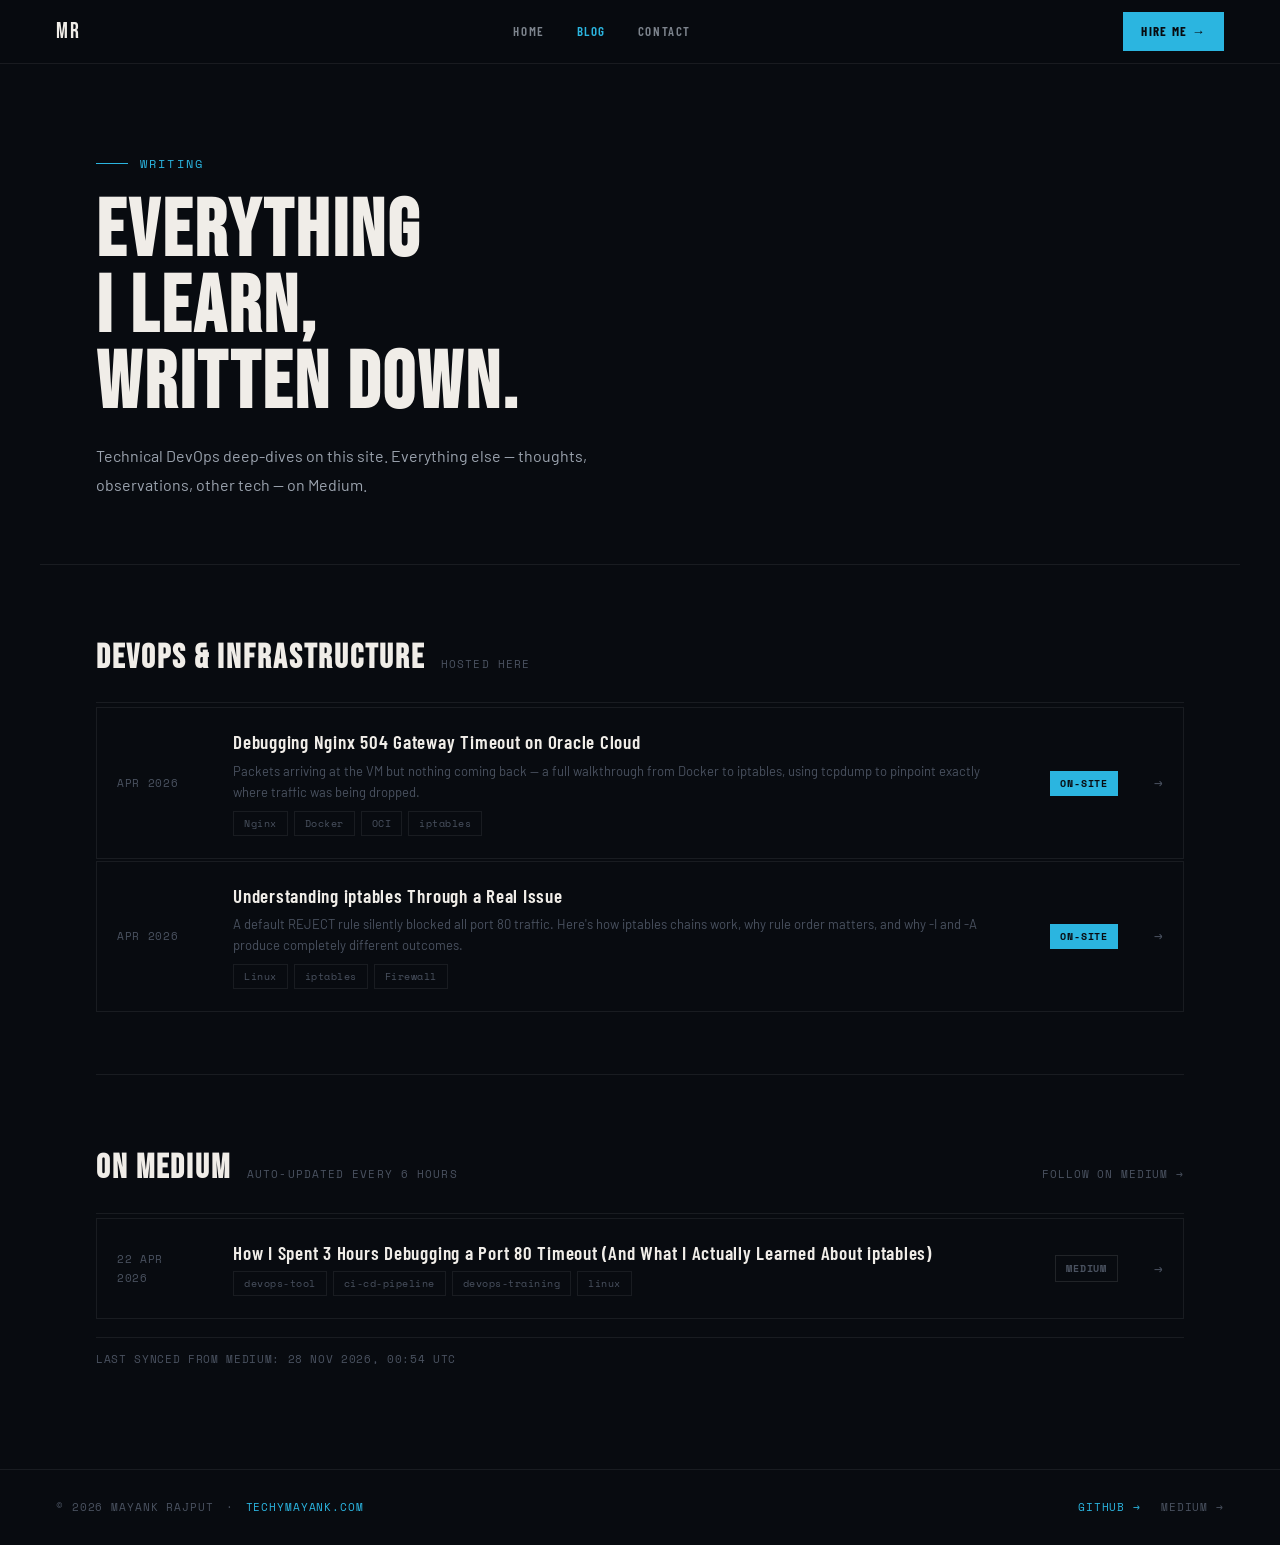
<file: blog.html>
<!DOCTYPE html>
<html lang="en" data-theme="dark">
<head>
  <meta charset="utf-8" />
  <meta name="viewport" content="width=device-width, initial-scale=1.0" />
  <meta name="description" content="Mayank Rajput's blog — DevOps & infrastructure writing, plus Medium articles on tech and beyond." />
  <title>Blog — Mayank Rajput</title>
  <link rel="preconnect" href="https://fonts.googleapis.com" />
  <link rel="preconnect" href="https://fonts.gstatic.com" crossorigin />
  <link href="https://fonts.googleapis.com/css2?family=Bebas+Neue&family=Barlow:wght@300;400;500;600;700&family=Barlow+Condensed:wght@300;400;600;700&family=Space+Mono:wght@400;700&display=swap" rel="stylesheet" />
  <link rel="stylesheet" href="styles.css" />
  <link rel="icon" type="image/x-icon" href="/images/icons/favicon.ico"/>
  <link rel="icon" type="image/png" sizes="32x32" href="/images/icons/favicon-32.png"/>
  <link rel="apple-touch-icon" sizes="180x180" href="/images/icons/favicon-180.png"/>
  <style>
    /* ══ Blog page overrides — inherits variables from styles.css ══ */

    /* ── Blog nav (shared with portfolio) ── */
    .blog-nav {
      position: sticky; top: 0; z-index: 100;
      display: flex; align-items: center;
      height: 64px;
      padding: 0 clamp(16px,5vw,56px);
      background: rgba(8,11,16,0.92);
      backdrop-filter: blur(16px);
      -webkit-backdrop-filter: blur(16px);
      border-bottom: 1px solid rgba(255,255,255,0.07);
      gap: 20px;
    }
    .blog-nav-logo {
      font-family: var(--display);
      font-size: 22px; letter-spacing: 2px;
      color: var(--fg); text-decoration: none;
      flex-shrink: 0;
    }
    .blog-nav-links {
      display: flex; align-items: center; gap: 0; flex: 1;
      justify-content: center;
    }
    .blog-nav-links a {
      font-family: var(--condensed);
      font-size: 13px; font-weight: 600; letter-spacing: 0.12em;
      text-transform: uppercase;
      color: rgba(155,163,174,0.8);
      text-decoration: none; padding: 8px 16px;
      transition: color 0.15s;
    }
    .blog-nav-links a:hover { color: var(--fg); }
    .blog-nav-links a.active { color: var(--accent); }
    .blog-nav-right {
      display: flex; align-items: center; gap: 12px; flex-shrink: 0;
    }
    .blog-nav-cta {
      font-family: var(--condensed);
      font-size: 13px; font-weight: 700; letter-spacing: 0.1em; text-transform: uppercase;
      background: var(--btn-bg); color: var(--btn-text);
      padding: 8px 18px; text-decoration: none;
      transition: opacity 0.15s;
    }
    .blog-nav-cta:hover { opacity: 0.85; }

    /* ── Blog hero ── */
    .blog-hero {
      padding: clamp(56px,7vw,96px) clamp(20px,5vw,56px) clamp(40px,5vw,64px);
      border-bottom: 1px solid rgba(255,255,255,0.07);
      max-width: 1200px; margin: 0 auto;
    }
    .blog-eyebrow {
      font-family: var(--mono); font-size: 12px; color: var(--accent);
      text-transform: uppercase; letter-spacing: 0.18em; margin-bottom: 20px;
      display: flex; align-items: center; gap: 12px;
    }
    .blog-eyebrow::before {
      content: ''; display: block; width: 32px; height: 1px; background: var(--accent);
    }
    .blog-hero h1 {
      font-family: var(--display);
      font-size: clamp(48px,7vw,80px); letter-spacing: 3px;
      line-height: 0.95; color: var(--fg); margin-bottom: 20px;
    }
    .blog-hero p {
      font-family: var(--sans); font-size: 16px; color: var(--fg2);
      max-width: 520px; line-height: 1.8;
    }

    /* ── Section wrapper ── */
    .blog-section {
      max-width: 1200px; margin: 0 auto;
      padding: clamp(48px,5vw,72px) clamp(20px,5vw,56px) 0;
    }
    .blog-section:last-of-type { padding-bottom: clamp(64px,8vw,100px); }

    .blog-section-header {
      display: flex; align-items: baseline; gap: 16px;
      margin-bottom: 4px; padding-bottom: 16px;
      border-bottom: 1px solid rgba(255,255,255,0.07);
    }
    .blog-section-title {
      font-family: var(--display);
      font-size: clamp(24px,3vw,34px); letter-spacing: 2px; color: var(--fg);
    }
    .blog-section-meta {
      font-family: var(--mono); font-size: 11px; letter-spacing: 0.1em;
      color: var(--fg3); text-transform: uppercase;
    }
    .blog-section-link {
      margin-left: auto; font-family: var(--mono); font-size: 11px; letter-spacing: 0.08em;
      color: var(--fg3); text-decoration: none; text-transform: uppercase;
      transition: color 0.15s;
    }
    .blog-section-link:hover { color: var(--accent); }

    /* ── Post list ── */
    .post-list { display: flex; flex-direction: column; }

    .post-item {
      display: flex; align-items: center; gap: clamp(12px,3vw,36px);
      padding: 22px 20px; border-bottom: 1px solid rgba(255,255,255,0.07);
      text-decoration: none; color: inherit; position: relative;
      transition: background 0.2s, padding-left 0.2s;
    }
    .post-item:first-child { border-top: 1px solid rgba(255,255,255,0.07); }
    .post-item::before {
      content: ''; position: absolute; left: 0; top: 0; bottom: 0; width: 2px;
      background: var(--accent); transform: scaleY(0); transform-origin: center;
      transition: transform 0.2s ease;
    }
    .post-item:hover { background: rgba(255,255,255,0.02); padding-left: 28px; }
    .post-item:hover::before { transform: scaleY(1); }

    .post-date {
      font-family: var(--mono); font-size: 11px; letter-spacing: 0.06em;
      color: var(--fg3); flex-shrink: 0; min-width: 80px;
      text-transform: uppercase;
    }
    .post-title-wrap { flex: 1; min-width: 0; }
    .post-title {
      font-family: var(--condensed);
      font-size: clamp(15px,1.5vw,19px); font-weight: 600; letter-spacing: 0.04em;
      color: var(--fg); line-height: 1.3; margin-bottom: 6px;
      transition: color 0.15s;
    }
    .post-item:hover .post-title { color: var(--accent); }
    .post-excerpt {
      font-size: 13px; color: var(--fg3); line-height: 1.6; margin-bottom: 8px;
      display: -webkit-box; -webkit-line-clamp: 2; -webkit-box-orient: vertical; overflow: hidden;
    }
    .post-tags { display: flex; gap: 6px; flex-wrap: wrap; }
    .post-tag {
      font-family: var(--mono); font-size: 10px; letter-spacing: 0.05em;
      padding: 3px 10px; border: 1px solid rgba(255,255,255,0.07);
      color: var(--fg3);
    }
    .post-badge {
      font-family: var(--mono); font-size: 10px; font-weight: 700;
      letter-spacing: 0.08em; text-transform: uppercase;
      padding: 4px 10px; flex-shrink: 0; align-self: center;
    }
    .post-badge--site   { background: var(--btn-bg); color: var(--btn-text); }
    .post-badge--medium { background: transparent; color: var(--fg3); border: 1px solid rgba(255,255,255,0.1); }
    .post-arrow {
      font-family: var(--mono); font-size: 14px; color: var(--fg3);
      flex-shrink: 0; align-self: center;
      transition: color 0.15s, transform 0.2s;
    }
    .post-item:hover .post-arrow { color: var(--accent); transform: translateX(4px); }

    /* ── Feed states ── */
    .feed-loading {
      display: flex; align-items: center; gap: 12px; padding: 36px 0;
      font-family: var(--mono); font-size: 11px; letter-spacing: 0.1em;
      color: var(--fg3); text-transform: uppercase;
    }
    .feed-loading-dot {
      width: 6px; height: 6px; border-radius: 50%;
      background: var(--accent); flex-shrink: 0;
      animation: pulse 1s infinite;
    }
    @keyframes pulse {
      0%, 100% { opacity: 1; transform: scale(1); }
      50%       { opacity: 0.4; transform: scale(0.75); }
    }

    .feed-empty-box {
      border: 1px solid rgba(255,255,255,0.07); padding: 40px;
      display: flex; align-items: flex-start; gap: 20px;
      background: rgba(255,255,255,0.02);
    }
    .feed-empty-icon { font-size: 28px; flex-shrink: 0; opacity: 0.4; }
    .feed-empty-body h3 {
      font-family: var(--condensed); font-size: 18px; font-weight: 700;
      color: var(--fg); margin-bottom: 6px; letter-spacing: 0.04em;
    }
    .feed-empty-body p { font-size: 14px; color: var(--fg2); line-height: 1.7; margin-bottom: 14px; }
    .feed-empty-body a {
      font-family: var(--mono); font-size: 11px; letter-spacing: 0.08em;
      text-transform: uppercase; color: var(--btn-text);
      background: var(--btn-bg); padding: 8px 18px;
      text-decoration: none; transition: opacity 0.15s; display: inline-block;
    }
    .feed-empty-body a:hover { opacity: 0.85; }

    .feed-timestamp {
      font-family: var(--mono); font-size: 11px; letter-spacing: 0.06em;
      color: var(--fg3); text-transform: uppercase;
      margin-top: 16px; padding-top: 12px;
      border-top: 1px solid rgba(255,255,255,0.07);
    }

    .section-divider {
      max-width: 1200px; margin: 0 auto;
      padding: 0 clamp(20px,5vw,56px);
    }
    .section-divider hr {
      border: none; border-top: 1px solid rgba(255,255,255,0.07);
      margin: clamp(40px,5vw,60px) 0 0;
    }

    /* ── Blog footer ── */
    .blog-footer {
      display: flex; align-items: center; gap: 12px; flex-wrap: wrap;
      padding: 28px clamp(20px,5vw,56px);
      border-top: 1px solid rgba(255,255,255,0.07);
      background: var(--bg);
    }
    .blog-footer span, .blog-footer a {
      font-family: var(--mono); font-size: 11px; letter-spacing: 0.08em;
      color: var(--fg3); text-decoration: none; text-transform: uppercase;
    }
    .blog-footer a { transition: color 0.15s; }
    .blog-footer a:hover { color: var(--fg); }
    .blog-footer a:first-of-type { color: var(--accent); }
    .blog-footer-links { margin-left: auto; display: flex; gap: 20px; }

    @media (max-width: 600px) {
      .blog-nav-links { display: none; }
      .post-item { padding: 18px 0 18px 0; }
      .post-item:hover { padding-left: 12px; }
      .post-arrow, .post-badge { display: none; }
      .post-date { min-width: auto; }
      .blog-footer { flex-direction: column; align-items: flex-start; }
      .blog-footer-links { margin-left: 0; }
    }
  </style>
</head>
<body>

<nav class="blog-nav" aria-label="Main navigation">
  <a href="/" class="blog-nav-logo">MR</a>
  <div class="blog-nav-links">
    <a href="/">Home</a>
    <a href="/blog.html" class="active">Blog</a>
    <a href="/#contact">Contact</a>
  </div>
  <div class="blog-nav-right">
    <a href="/#contact" class="blog-nav-cta">Hire me →</a>
  </div>
</nav>

<!-- Hero -->
<div class="blog-hero">
  <div class="blog-eyebrow">Writing</div>
  <h1>EVERYTHING<br>I LEARN,<br>WRITTEN DOWN.</h1>
  <p>Technical DevOps deep-dives on this site. Everything else — thoughts, observations, other tech — on Medium.</p>
</div>


<!-- ══════════════════════════════════════════
     SECTION 1 — On-site posts (DevOps / tech)
     ══════════════════════════════════════════ -->
<div class="blog-section">
  <div class="blog-section-header">
    <h2 class="blog-section-title">DevOps &amp; Infrastructure</h2>
    <span class="blog-section-meta">hosted here</span>
  </div>

  <div class="post-list">

    <a href="/posts/nginx-debug.html" class="post-item">
      <div class="post-date">Apr 2026</div>
      <div class="post-title-wrap">
        <div class="post-title">Debugging Nginx 504 Gateway Timeout on Oracle Cloud</div>
        <div class="post-excerpt">Packets arriving at the VM but nothing coming back — a full walkthrough from Docker to iptables, using tcpdump to pinpoint exactly where traffic was being dropped.</div>
        <div class="post-tags">
          <span class="post-tag">Nginx</span>
          <span class="post-tag">Docker</span>
          <span class="post-tag">OCI</span>
          <span class="post-tag">iptables</span>
        </div>
      </div>
      <span class="post-badge post-badge--site">on-site</span>
      <div class="post-arrow">&rarr;</div>
    </a>

    <a href="/posts/iptables-lesson.html" class="post-item">
      <div class="post-date">Apr 2026</div>
      <div class="post-title-wrap">
        <div class="post-title">Understanding iptables Through a Real Issue</div>
        <div class="post-excerpt">A default REJECT rule silently blocked all port 80 traffic. Here's how iptables chains work, why rule order matters, and why -I and -A produce completely different outcomes.</div>
        <div class="post-tags">
          <span class="post-tag">Linux</span>
          <span class="post-tag">iptables</span>
          <span class="post-tag">Firewall</span>
        </div>
      </div>
      <span class="post-badge post-badge--site">on-site</span>
      <div class="post-arrow">&rarr;</div>
    </a>

  </div>
</div>


<!-- Divider -->
<div class="section-divider"><hr></div>


<!-- ══════════════════════════════════════════
     SECTION 2 — Medium posts (local JSON)
     ══════════════════════════════════════════ -->
<div class="blog-section">
  <div class="blog-section-header">
    <h2 class="blog-section-title">On Medium</h2>
    <span class="blog-section-meta">auto-updated every 6 hours</span>
    <a href="https://medium.com/@mayankrajputofficial" target="_blank" rel="noopener noreferrer" class="blog-section-link">
      Follow on Medium &rarr;
    </a>
  </div>

  <div id="medium-feed">
    <div class="feed-loading" id="medium-loading">
      <div class="feed-loading-dot"></div>
      Loading posts…
    </div>
  </div>
</div>


<footer class="blog-footer">
  <span>© <span id="currentYear"></span> Mayank Rajput</span>
  <span>·</span>
  <a href="https://techymayank.com">techymayank.com</a>
  <div class="blog-footer-links">
    <a href="https://github.com/mayankrajputofficial" target="_blank" rel="noopener noreferrer">GitHub →</a>
    <a href="https://medium.com/@mayankrajputofficial" target="_blank" rel="noopener noreferrer">Medium →</a>
  </div>
</footer>

<script>
document.getElementById('currentYear').textContent = new Date().getFullYear();

// Always dark theme
document.documentElement.setAttribute('data-theme', 'dark');

// This file is generated by GitHub Actions (.github/workflows/fetch-medium.yml)
// It runs every 6 hours, fetches the Medium RSS server-side (no CORS issue),
// and commits medium-posts.json back to the repo. The deploy pipeline picks
// it up and serves it as a static file — 100% reliable, no external API call.
(async function() {
  var container = document.getElementById('medium-feed');
  var MEDIUM_USER = 'mayankrajputofficial';

  function escHtml(s) {
    return String(s || '')
      .replace(/&/g,'&amp;').replace(/</g,'&lt;')
      .replace(/>/g,'&gt;').replace(/"/g,'&quot;');
  }

  function renderEmpty(fetchedAt) {
    var ago = fetchedAt ? ' (last checked: ' + fetchedAt + ')' : '';
    container.innerHTML =
      '<div class="feed-empty-box">' +
        '<div class="feed-empty-icon">✍️</div>' +
        '<div class="feed-empty-body">' +
          '<h3>No Medium posts yet</h3>' +
          '<p>I\'m writing my first article right now. Follow on Medium to get notified when it goes live.</p>' +
          '<a href="https://medium.com/@' + MEDIUM_USER + '" target="_blank" rel="noopener noreferrer">Follow on Medium &rarr;</a>' +
        '</div>' +
      '</div>' +
      (ago ? '<div class="feed-timestamp">Feed ' + ago + '</div>' : '');
  }

  function renderError() {
    container.innerHTML =
      '<div class="feed-empty-box">' +
        '<div class="feed-empty-icon">⚠️</div>' +
        '<div class="feed-empty-body">' +
          '<h3>Could not load posts</h3>' +
          '<p>Read articles directly on Medium.</p>' +
          '<a href="https://medium.com/@' + MEDIUM_USER + '" target="_blank" rel="noopener noreferrer">Open Medium &rarr;</a>' +
        '</div>' +
      '</div>';
  }

  function renderPosts(posts, fetchedAt) {
    if (!posts || posts.length === 0) { renderEmpty(fetchedAt); return; }

    var html = '<div class="post-list">';
    posts.forEach(function(post) {
      var tagsHtml = (post.tags || []).map(function(t) {
        return '<span class="post-tag">' + escHtml(t) + '</span>';
      }).join('');
      html +=
        '<a href="' + escHtml(post.url) + '" target="_blank" rel="noopener noreferrer" class="post-item">' +
          '<div class="post-date">' + escHtml(post.date) + '</div>' +
          '<div class="post-title-wrap">' +
            '<div class="post-title">' + escHtml(post.title) + '</div>' +
            (post.excerpt ? '<div class="post-excerpt">' + escHtml(post.excerpt) + '</div>' : '') +
            (tagsHtml ? '<div class="post-tags">' + tagsHtml + '</div>' : '') +
          '</div>' +
          '<span class="post-badge post-badge--medium">medium</span>' +
          '<div class="post-arrow">&rarr;</div>' +
        '</a>';
    });
    html += '</div>';

    // Show last-fetched timestamp at the bottom
    if (fetchedAt) {
      var d = new Date(fetchedAt);
      var fmt = d.toLocaleDateString('en-GB', { day:'numeric', month:'short', year:'numeric', hour:'2-digit', minute:'2-digit' });
      html += '<div class="feed-timestamp">Last synced from Medium: ' + fmt + ' UTC</div>';
    }

    container.innerHTML = html;
  }

  try {
    // Fetch the local JSON file — served as a static file by Nginx
    // This file is auto-updated by GitHub Actions every 6 hours
    var res = await fetch('/medium-posts.json?v=' + Date.now());
    if (!res.ok) throw new Error('HTTP ' + res.status);
    var data = await res.json();
    renderPosts(data.posts, data.fetchedAt);
  } catch(e) {
    renderError();
  }
})();
</script>

</body>
</html>
</file>
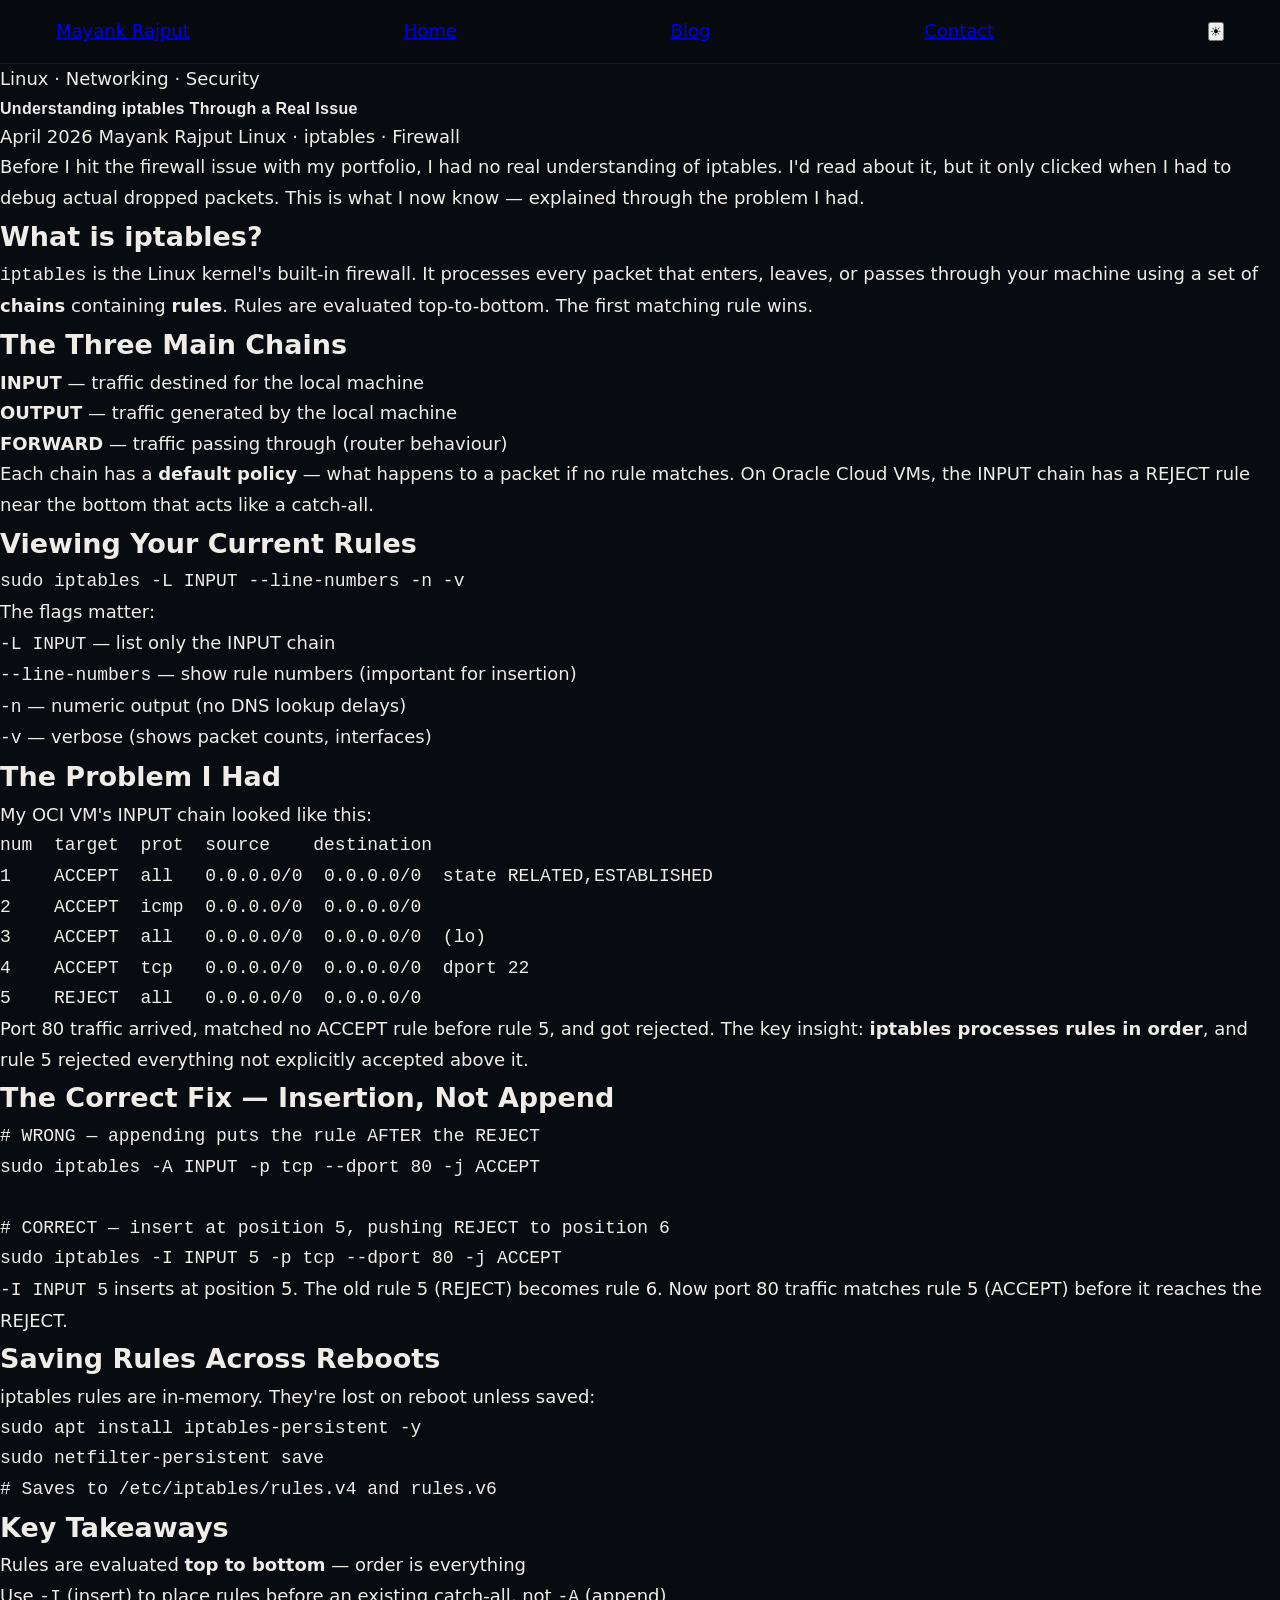
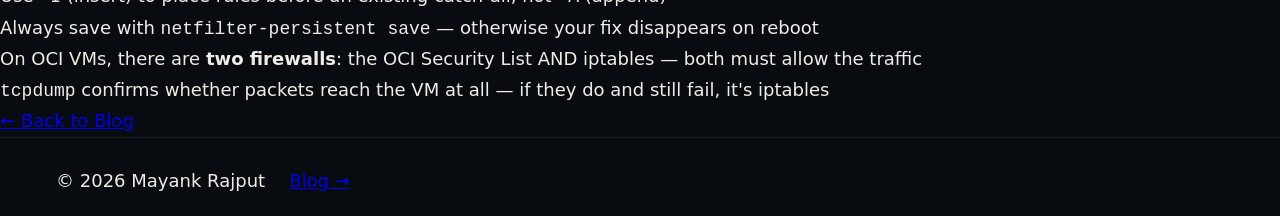
<file: posts/iptables-lesson.html>
<!DOCTYPE html>
<html lang="en" data-theme="dark">
<head>
  <meta charset="utf-8" />
  <meta name="viewport" content="width=device-width, initial-scale=1.0" />
  <meta name="description" content="Understanding iptables through a real production issue — chains, rules, policy and why rule order matters." />
  <title>Understanding iptables Through a Real Issue — Mayank Rajput</title>
  <link rel="preconnect" href="https://fonts.googleapis.com" />
  <link rel="preconnect" href="https://fonts.gstatic.com" crossorigin />
  <link href="https://fonts.googleapis.com/css2?family=Plus+Jakarta+Sans:wght@300;400;500;600;700;800&family=Space+Mono:wght@400;700&display=swap" rel="stylesheet" />
  <link rel="stylesheet" href="/styles.css" />
  <link rel="icon" type="image/x-icon" href="/images/icons/favicon.ico"/>
  <link rel="icon" type="image/png" sizes="32x32" href="/images/icons/favicon-32.png"/>
  <link rel="apple-touch-icon" sizes="180x180" href="/images/icons/favicon-180.png"/>
</head>
<body>

<nav class="page-nav" aria-label="Main navigation">
  <a href="/" class="nav-logo-small">Mayank Rajput</a>
  <a href="/">Home</a>
  <a href="/blog.html">Blog</a>
  <a href="/#contact">Contact</a>
  <button class="theme-toggle" id="theme-toggle" aria-label="Toggle dark mode">☀</button>
</nav>

<article class="post-container">

  <div class="post-eyebrow">Linux &middot; Networking &middot; Security</div>
  <h1 class="post-title">Understanding iptables Through a Real Issue</h1>
  <div class="post-meta">
    <span>April 2026</span>
    <span>Mayank Rajput</span>
    <span>Linux &middot; iptables &middot; Firewall</span>
  </div>

  <div class="post-body">

    <p>
      Before I hit the firewall issue with my portfolio, I had no real understanding of iptables.
      I'd read about it, but it only clicked when I had to debug actual dropped packets.
      This is what I now know — explained through the problem I had.
    </p>

    <h2>What is iptables?</h2>
    <p>
      <code>iptables</code> is the Linux kernel's built-in firewall. It processes every packet that
      enters, leaves, or passes through your machine using a set of <strong>chains</strong> containing
      <strong>rules</strong>. Rules are evaluated top-to-bottom. The first matching rule wins.
    </p>

    <h2>The Three Main Chains</h2>
    <ul>
      <li><strong>INPUT</strong> — traffic destined for the local machine</li>
      <li><strong>OUTPUT</strong> — traffic generated by the local machine</li>
      <li><strong>FORWARD</strong> — traffic passing through (router behaviour)</li>
    </ul>
    <p>
      Each chain has a <strong>default policy</strong> — what happens to a packet if no rule matches.
      On Oracle Cloud VMs, the INPUT chain has a REJECT rule near the bottom that acts like a catch-all.
    </p>

    <h2>Viewing Your Current Rules</h2>
    <pre>sudo iptables -L INPUT --line-numbers -n -v</pre>
    <p>The flags matter:</p>
    <ul>
      <li><code>-L INPUT</code> — list only the INPUT chain</li>
      <li><code>--line-numbers</code> — show rule numbers (important for insertion)</li>
      <li><code>-n</code> — numeric output (no DNS lookup delays)</li>
      <li><code>-v</code> — verbose (shows packet counts, interfaces)</li>
    </ul>

    <h2>The Problem I Had</h2>
    <p>My OCI VM's INPUT chain looked like this:</p>
    <pre>num  target  prot  source    destination
1    ACCEPT  all   0.0.0.0/0  0.0.0.0/0  state RELATED,ESTABLISHED
2    ACCEPT  icmp  0.0.0.0/0  0.0.0.0/0
3    ACCEPT  all   0.0.0.0/0  0.0.0.0/0  (lo)
4    ACCEPT  tcp   0.0.0.0/0  0.0.0.0/0  dport 22
5    REJECT  all   0.0.0.0/0  0.0.0.0/0</pre>
    <p>
      Port 80 traffic arrived, matched no ACCEPT rule before rule 5, and got rejected.
      The key insight: <strong>iptables processes rules in order</strong>, and rule 5 rejected everything
      not explicitly accepted above it.
    </p>

    <h2>The Correct Fix — Insertion, Not Append</h2>
    <pre># WRONG — appending puts the rule AFTER the REJECT
sudo iptables -A INPUT -p tcp --dport 80 -j ACCEPT

# CORRECT — insert at position 5, pushing REJECT to position 6
sudo iptables -I INPUT 5 -p tcp --dport 80 -j ACCEPT</pre>
    <p>
      <code>-I INPUT 5</code> inserts at position 5. The old rule 5 (REJECT) becomes rule 6.
      Now port 80 traffic matches rule 5 (ACCEPT) before it reaches the REJECT.
    </p>

    <h2>Saving Rules Across Reboots</h2>
    <p>iptables rules are in-memory. They're lost on reboot unless saved:</p>
    <pre>sudo apt install iptables-persistent -y
sudo netfilter-persistent save
# Saves to /etc/iptables/rules.v4 and rules.v6</pre>

    <h2>Key Takeaways</h2>
    <ul>
      <li>Rules are evaluated <strong>top to bottom</strong> — order is everything</li>
      <li>Use <code>-I</code> (insert) to place rules before an existing catch-all, not <code>-A</code> (append)</li>
      <li>Always save with <code>netfilter-persistent save</code> — otherwise your fix disappears on reboot</li>
      <li>On OCI VMs, there are <strong>two firewalls</strong>: the OCI Security List AND iptables — both must allow the traffic</li>
      <li><code>tcpdump</code> confirms whether packets reach the VM at all — if they do and still fail, it's iptables</li>
    </ul>

    <a href="/blog.html" class="post-back">&larr; Back to Blog</a>

  </div>
</article>

<footer>
  <span>&copy; <span id="currentYear"></span> Mayank Rajput</span>
  <div class="footer-divider"></div>
  <a href="/blog.html">Blog &rarr;</a>
</footer>

<script>
document.getElementById('currentYear').textContent = new Date().getFullYear();
(function() {
  var saved = localStorage.getItem('theme') || 'dark';
  document.documentElement.setAttribute('data-theme', saved);
  document.addEventListener('DOMContentLoaded', function() {
    var btn = document.getElementById('theme-toggle');
    function updateIcon() {
      btn.textContent = document.documentElement.getAttribute('data-theme') === 'dark' ? '☀' : '☾';
    }
    updateIcon();
    btn.addEventListener('click', function() {
      var isDark = document.documentElement.getAttribute('data-theme') === 'dark';
      var next = isDark ? 'light' : 'dark';
      document.documentElement.setAttribute('data-theme', next);
      localStorage.setItem('theme', next);
      updateIcon();
    });
  });
})();
</script>

</body>
</html>
</file>
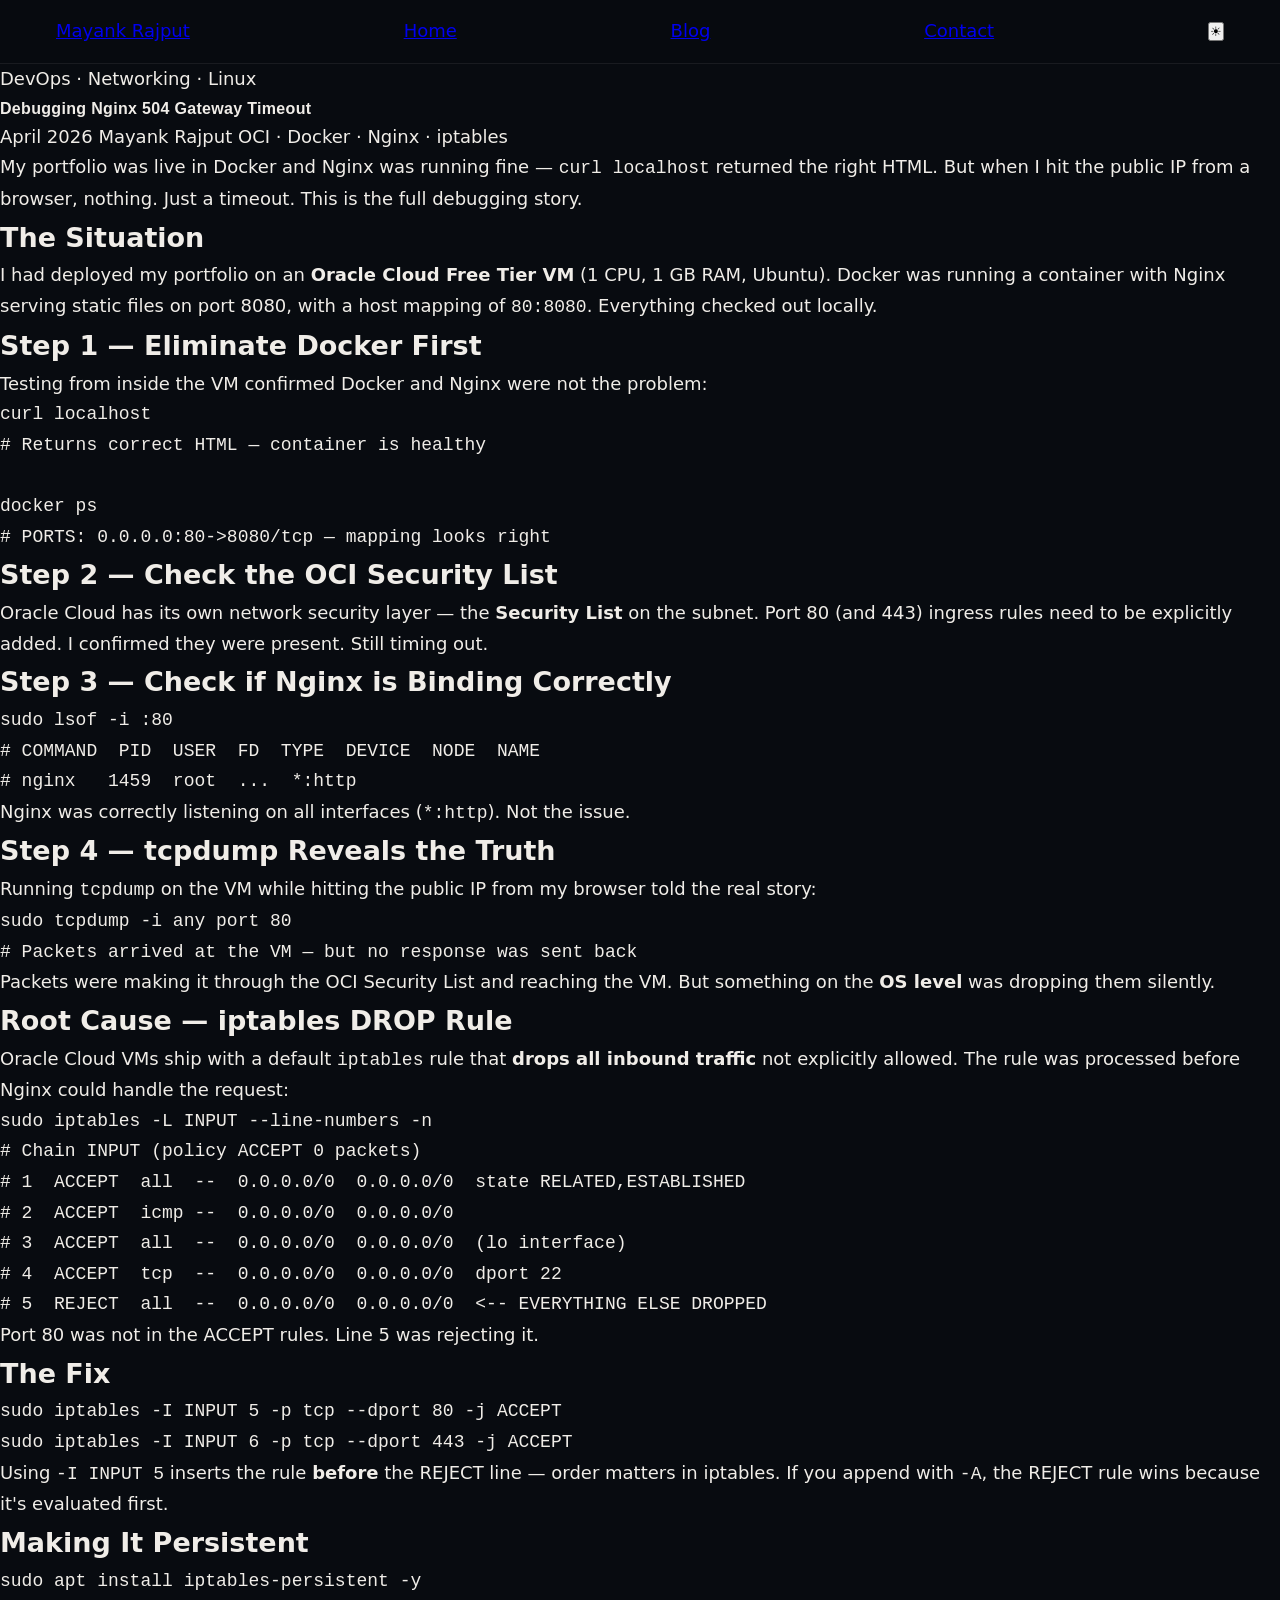
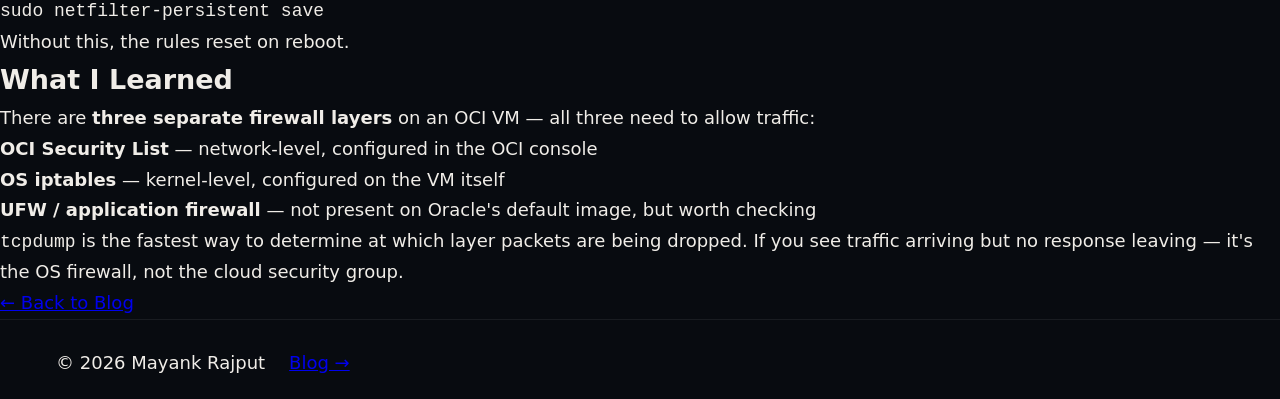
<file: posts/nginx-debug.html>
<!DOCTYPE html>
<html lang="en" data-theme="dark">
<head>
  <meta charset="utf-8" />
  <meta name="viewport" content="width=device-width, initial-scale=1.0" />
  <meta name="description" content="Debugging Nginx 504 Gateway Timeout on Oracle Cloud — a real step-by-step walkthrough of a production networking issue." />
  <title>Debugging Nginx 504 Gateway Timeout — Mayank Rajput</title>
  <link rel="preconnect" href="https://fonts.googleapis.com" />
  <link rel="preconnect" href="https://fonts.gstatic.com" crossorigin />
  <link href="https://fonts.googleapis.com/css2?family=Plus+Jakarta+Sans:wght@300;400;500;600;700;800&family=Space+Mono:wght@400;700&display=swap" rel="stylesheet" />
  <link rel="stylesheet" href="/styles.css" />
  <link rel="icon" type="image/x-icon" href="/images/icons/favicon.ico"/>
  <link rel="icon" type="image/png" sizes="32x32" href="/images/icons/favicon-32.png"/>
  <link rel="apple-touch-icon" sizes="180x180" href="/images/icons/favicon-180.png"/>
</head>
<body>

<nav class="page-nav" aria-label="Main navigation">
  <a href="/" class="nav-logo-small">Mayank Rajput</a>
  <a href="/">Home</a>
  <a href="/blog.html">Blog</a>
  <a href="/#contact">Contact</a>
  <button class="theme-toggle" id="theme-toggle" aria-label="Toggle dark mode">☀</button>
</nav>

<article class="post-container">

  <div class="post-eyebrow">DevOps &middot; Networking &middot; Linux</div>
  <h1 class="post-title">Debugging Nginx 504 Gateway Timeout</h1>
  <div class="post-meta">
    <span>April 2026</span>
    <span>Mayank Rajput</span>
    <span>OCI &middot; Docker &middot; Nginx &middot; iptables</span>
  </div>

  <div class="post-body">

    <p>
      My portfolio was live in Docker and Nginx was running fine — <code>curl localhost</code> returned the right HTML.
      But when I hit the public IP from a browser, nothing. Just a timeout. This is the full debugging story.
    </p>

    <h2>The Situation</h2>
    <p>
      I had deployed my portfolio on an <strong>Oracle Cloud Free Tier VM</strong> (1 CPU, 1 GB RAM, Ubuntu).
      Docker was running a container with Nginx serving static files on port 8080, with a host mapping of <code>80:8080</code>.
      Everything checked out locally.
    </p>

    <h2>Step 1 — Eliminate Docker First</h2>
    <p>Testing from inside the VM confirmed Docker and Nginx were not the problem:</p>
    <pre>curl localhost
# Returns correct HTML — container is healthy

docker ps
# PORTS: 0.0.0.0:80->8080/tcp — mapping looks right</pre>

    <h2>Step 2 — Check the OCI Security List</h2>
    <p>
      Oracle Cloud has its own network security layer — the <strong>Security List</strong> on the subnet.
      Port 80 (and 443) ingress rules need to be explicitly added. I confirmed they were present.
      Still timing out.
    </p>

    <h2>Step 3 — Check if Nginx is Binding Correctly</h2>
    <pre>sudo lsof -i :80
# COMMAND  PID  USER  FD  TYPE  DEVICE  NODE  NAME
# nginx   1459  root  ...  *:http</pre>
    <p>Nginx was correctly listening on all interfaces (<code>*:http</code>). Not the issue.</p>

    <h2>Step 4 — tcpdump Reveals the Truth</h2>
    <p>
      Running <code>tcpdump</code> on the VM while hitting the public IP from my browser told the real story:
    </p>
    <pre>sudo tcpdump -i any port 80
# Packets arrived at the VM — but no response was sent back</pre>
    <p>
      Packets were making it through the OCI Security List and reaching the VM. 
      But something on the <strong>OS level</strong> was dropping them silently.
    </p>

    <h2>Root Cause — iptables DROP Rule</h2>
    <p>
      Oracle Cloud VMs ship with a default <code>iptables</code> rule that <strong>drops all inbound traffic</strong>
      not explicitly allowed. The rule was processed before Nginx could handle the request:
    </p>
    <pre>sudo iptables -L INPUT --line-numbers -n
# Chain INPUT (policy ACCEPT 0 packets)
# 1  ACCEPT  all  --  0.0.0.0/0  0.0.0.0/0  state RELATED,ESTABLISHED
# 2  ACCEPT  icmp --  0.0.0.0/0  0.0.0.0/0
# 3  ACCEPT  all  --  0.0.0.0/0  0.0.0.0/0  (lo interface)
# 4  ACCEPT  tcp  --  0.0.0.0/0  0.0.0.0/0  dport 22
# 5  REJECT  all  --  0.0.0.0/0  0.0.0.0/0  &lt;-- EVERYTHING ELSE DROPPED</pre>
    <p>Port 80 was not in the ACCEPT rules. Line 5 was rejecting it.</p>

    <h2>The Fix</h2>
    <pre>sudo iptables -I INPUT 5 -p tcp --dport 80 -j ACCEPT
sudo iptables -I INPUT 6 -p tcp --dport 443 -j ACCEPT</pre>
    <p>
      Using <code>-I INPUT 5</code> inserts the rule <strong>before</strong> the REJECT line — order matters in iptables.
      If you append with <code>-A</code>, the REJECT rule wins because it's evaluated first.
    </p>

    <h2>Making It Persistent</h2>
    <pre>sudo apt install iptables-persistent -y
sudo netfilter-persistent save</pre>
    <p>Without this, the rules reset on reboot.</p>

    <h2>What I Learned</h2>
    <p>
      There are <strong>three separate firewall layers</strong> on an OCI VM — all three need to allow traffic:
    </p>
    <ul>
      <li><strong>OCI Security List</strong> — network-level, configured in the OCI console</li>
      <li><strong>OS iptables</strong> — kernel-level, configured on the VM itself</li>
      <li><strong>UFW / application firewall</strong> — not present on Oracle's default image, but worth checking</li>
    </ul>
    <p>
      <code>tcpdump</code> is the fastest way to determine at which layer packets are being dropped.
      If you see traffic arriving but no response leaving — it's the OS firewall, not the cloud security group.
    </p>

    <a href="/blog.html" class="post-back">&larr; Back to Blog</a>

  </div>
</article>

<footer>
  <span>&copy; <span id="currentYear"></span> Mayank Rajput</span>
  <div class="footer-divider"></div>
  <a href="/blog.html">Blog &rarr;</a>
</footer>

<script>
document.getElementById('currentYear').textContent = new Date().getFullYear();
(function() {
  var saved = localStorage.getItem('theme') || 'dark';
  document.documentElement.setAttribute('data-theme', saved);
  document.addEventListener('DOMContentLoaded', function() {
    var btn = document.getElementById('theme-toggle');
    function updateIcon() {
      btn.textContent = document.documentElement.getAttribute('data-theme') === 'dark' ? '☀' : '☾';
    }
    updateIcon();
    btn.addEventListener('click', function() {
      var isDark = document.documentElement.getAttribute('data-theme') === 'dark';
      var next = isDark ? 'light' : 'dark';
      document.documentElement.setAttribute('data-theme', next);
      localStorage.setItem('theme', next);
      updateIcon();
    });
  });
})();
</script>

</body>
</html>
</file>
<file: styles.css>
/* ═══════════════════════════════════════════════════
   techymayank.com — Dark Cinematic Stylesheet
   Inspired by: Jason Martin Portfolio (Behance)
   ═══════════════════════════════════════════════════ */

*, *::before, *::after { box-sizing: border-box; margin: 0; padding: 0; }

:root {
  --bg:          #080b10;
  --bg2:         #0d1117;
  --bg3:         #131820;
  --fg:          #f0ede8;
  --fg2:         #9ba3ae;
  --fg3:         #4a5260;
  --accent:      #2bb5e0;
  --accent2:     #1a8ab5;
  --border:      rgba(255,255,255,0.07);
  --border2:     rgba(255,255,255,0.12);
  --white:       #0d1117;
  --btn-bg:      #2bb5e0;
  --btn-text:    #080b10;
  --life-accent: #f59e0b;
  --life-accent2:#ef4444;
  --card-shadow: 0 4px 24px rgba(0,0,0,0.6);
  --sans: 'Barlow', system-ui, sans-serif;
  --condensed: 'Barlow Condensed', 'Barlow', sans-serif;
  --display: 'Bebas Neue', 'Barlow Condensed', sans-serif;
  --mono: 'Space Mono', monospace;
}

html { scroll-behavior: smooth; }

body {
  font-family: var(--sans);
  background-color: var(--bg);
  color: var(--fg);
  font-size: clamp(15px, 0.5vw + 13px, 18px);
  line-height: 1.7;
  -webkit-font-smoothing: antialiased;
  overflow-x: hidden;
}

/* ── Skip link ── */
.skip-link {
  position: absolute; left: -9999px; top: 6px; z-index: 999;
  background: var(--fg); color: var(--bg);
  padding: 8px 16px; border-radius: 4px;
  font-size: 14px; font-weight: 600; text-decoration: none;
}
.skip-link:focus { left: 6px; }

/* ══════════════════════════════════════════════════
   NAV
   ══════════════════════════════════════════════════ */
nav {
  position: sticky; top: 0; z-index: 100;
  display: flex;
  align-items: center;
  justify-content: space-between;
  height: 64px;
  padding: 0 clamp(16px,5vw,56px);
  background: rgba(8,11,16,0.92);
  backdrop-filter: blur(16px);
  -webkit-backdrop-filter: blur(16px);
  border-bottom: 1px solid var(--border);
  gap: 16px;
}

.nav-left {
  flex: 0 0 auto;
  display: flex; align-items: center;
}

.nav-center {
  flex: 1;
  display: flex; align-items: center; justify-content: center;
}

.nav-right {
  flex: 0 0 auto;
  display: flex; align-items: center; gap: 12px;
}

.nav-logo {
  font-family: var(--display);
  font-size: 22px; letter-spacing: 2px;
  color: var(--fg); text-decoration: none;
}
.nav-logo span {
  font-family: var(--mono);
  font-size: 11px; letter-spacing: 0.05em;
  color: var(--accent); font-weight: 400;
  vertical-align: middle; margin-left: 4px;
  transition: color 0.3s;
}
/* Fix 2: Life mode nav subtitle turns amber */
[data-mode="life"] .nav-logo span { color: var(--life-accent); }

/* Nav links wrapper */
.nav-links-wrapper {
  display: grid;
  height: 40px;
  overflow: hidden;
  align-items: center;
  justify-items: center;
}
.nav-links-work,
.nav-links-life {
  grid-area: 1 / 1;
  display: flex;
  gap: 0; align-items: center;
  transition: transform 0.45s cubic-bezier(0.4,0,0.2,1), opacity 0.35s ease;
  will-change: transform, opacity;
}
[data-mode="work"] .nav-links-work  { transform: translateX(0);    opacity: 1; pointer-events: all; }
[data-mode="work"] .nav-links-life  { transform: translateX(60px);  opacity: 0; pointer-events: none; }
[data-mode="life"] .nav-links-life  { transform: translateX(0);    opacity: 1; pointer-events: all; }
[data-mode="life"] .nav-links-work  { transform: translateX(-60px); opacity: 0; pointer-events: none; }

.nav-links-work a, .nav-links-life a {
  font-family: var(--condensed);
  font-size: 13px; font-weight: 600; letter-spacing: 0.12em;
  text-transform: uppercase;
  color: var(--fg3); text-decoration: none;
  padding: 8px 14px; border-radius: 4px;
  transition: color 0.15s; white-space: nowrap;
}
.nav-links-work a:hover, .nav-links-life a:hover { color: var(--fg); }

/* Mode pill */
.mode-pill {
  display: flex; align-items: center;
  background: rgba(255,255,255,0.04);
  border: 1px solid var(--border2);
  border-radius: 20px; padding: 3px; gap: 2px;
  flex-shrink: 0;
}
.mode-btn {
  font-family: var(--mono); font-size: 10px; font-weight: 700;
  padding: 5px 12px; border-radius: 16px; border: none;
  cursor: pointer; transition: all 0.25s; white-space: nowrap;
  letter-spacing: 0.06em; background: transparent; color: var(--fg3);
}
.mode-btn.mode-work.active { background: var(--accent); color: var(--btn-text); }
.mode-btn.mode-life.active { background: linear-gradient(135deg, #f59e0b, #ef4444); color: #fff; }
.mode-btn:not(.active):hover { color: var(--fg); }

/* Nav CTA */
.nav-cta-wrapper { position: relative; display: flex; align-items: center; height: 36px; }
.nav-cta-work, .nav-cta-life {
  font-family: var(--condensed);
  font-size: 13px; font-weight: 700; letter-spacing: 0.1em; text-transform: uppercase;
  border-radius: 4px; padding: 8px 18px;
  text-decoration: none;
  transition: opacity 0.3s, transform 0.3s;
  white-space: nowrap; display: inline-block;
}
.nav-cta-work { background: var(--btn-bg); color: var(--btn-text); }
.nav-cta-life { background: var(--life-accent); color: #000; font-weight: 700; }
.nav-cta-work:hover, .nav-cta-life:hover { opacity: 0.85; }

[data-mode="work"] .nav-cta-work { opacity: 1; pointer-events: all; transform: translateY(0); }
[data-mode="work"] .nav-cta-life { opacity: 0; pointer-events: none; transform: translateY(6px); position: absolute; }
[data-mode="life"] .nav-cta-life { opacity: 1; pointer-events: all; transform: translateY(0); }
[data-mode="life"] .nav-cta-work { opacity: 0; pointer-events: none; transform: translateY(-6px); position: absolute; }

/* Hamburger */
.nav-hamburger {
  display: none;
  flex-direction: column; justify-content: center; align-items: center;
  width: 38px; height: 38px;
  background: transparent;
  border: 1px solid var(--border2);
  border-radius: 4px;
  cursor: pointer; gap: 5px; padding: 10px;
}
.nav-hamburger span {
  display: block; width: 18px; height: 1.5px;
  background: var(--fg2); border-radius: 2px;
  transition: all 0.25s ease;
}
.nav-hamburger.open span:nth-child(1) { transform: rotate(45deg) translate(4px, 4px); }
.nav-hamburger.open span:nth-child(2) { opacity: 0; transform: translateX(-6px); }
.nav-hamburger.open span:nth-child(3) { transform: rotate(-45deg) translate(4px, -4px); }

/* Mobile menu */
.nav-mobile-menu {
  position: sticky; top: 64px; z-index: 99;
  background: rgba(8,11,16,0.98);
  border-bottom: 1px solid var(--border);
  padding: 0 clamp(16px,5vw,56px);
  max-height: 0; overflow: hidden;
  transition: max-height 0.35s ease, padding 0.3s, opacity 0.3s;
  opacity: 0; display: flex; flex-direction: column; gap: 0;
}
.nav-mobile-menu.open { max-height: 400px; opacity: 1; padding: 12px clamp(16px,5vw,56px) 20px; }
.nav-mobile-menu a {
  font-family: var(--condensed);
  font-size: 15px; font-weight: 600; letter-spacing: 0.1em; text-transform: uppercase;
  color: var(--fg3); text-decoration: none;
  padding: 11px 0; border-bottom: 1px solid var(--border);
  display: block; transition: color 0.15s;
}
.nav-mobile-menu a:hover { color: var(--fg); }
.nav-mobile-menu a:last-child { border-bottom: none; }
.mobile-cta {
  margin-top: 8px; background: var(--btn-bg) !important; color: var(--btn-text) !important;
  text-align: center; padding: 12px 20px !important;
  border-radius: 4px; border: none !important;
}
.life-mobile-cta { background: var(--life-accent) !important; color: #000 !important; }
#mobile-work-links, #mobile-life-links { display: block; }

/* ══════════════════════════════════════════════════
   HERO / FULLSCREEN SECTIONS
   ══════════════════════════════════════════════════ */
.hero-section {
  position: relative;
  min-height: 100vh;
  display: flex; align-items: center;
  overflow: hidden;
  padding: clamp(80px,10vw,120px) clamp(20px,5vw,56px);
}

/* Background photo fills entire hero */
.hero-bg-photo {
  position: absolute; inset: 0; z-index: 0;
  background-size: cover; background-position: center;
  transition: transform 8s ease;
}
.hero-section:hover .hero-bg-photo { transform: scale(1.03); }

/* Work hero background */
#hero-bg-work {
  background-image: url('/images/backgrounds/bg-network-web.jpg');
  filter: brightness(0.18) saturate(0.6);
}

/* Life hero background */
#hero-bg-life {
  background-image: url('/images/backgrounds/spiti-bike-web.jpg');
  filter: brightness(0.22) saturate(0.75);
}

/* Gradient overlay — dark at left, fading right */
.hero-overlay {
  position: absolute; inset: 0; z-index: 1;
  background: linear-gradient(
    105deg,
    rgba(8,11,16,0.85) 0%,
    rgba(8,11,16,0.6) 50%,
    rgba(8,11,16,0.15) 100%
  );
}
.life-overlay {
  background: linear-gradient(
    105deg,
    rgba(8,11,16,0.88) 0%,
    rgba(8,11,16,0.65) 55%,
    rgba(8,11,16,0.15) 100%
  );
}

.hero-section .section-inner {
  position: relative; z-index: 2;
  width: 100%; max-width: 1200px; margin: 0 auto;
}

/* Hero layout */
.hero {
  display: grid;
  grid-template-columns: 1fr auto;
  align-items: center;
  gap: clamp(32px,5vw,80px);
}

.hero-eyebrow {
  font-family: var(--mono); font-size: 12px;
  color: var(--accent); letter-spacing: 0.18em;
  text-transform: uppercase; margin-bottom: 16px;
  display: flex; align-items: center; gap: 12px;
}
.hero-eyebrow::before {
  content: ''; display: block;
  width: 32px; height: 1px;
  background: var(--accent);
}

/* Giant display type like Jason Martin */
.hero-name {
  display: flex; flex-direction: column;
  line-height: 0.92; margin-bottom: 28px;
  letter-spacing: 2px;
}
.hero-name-first {
  font-family: var(--display);
  font-size: clamp(72px,10vw,130px);
  color: var(--fg);
  display: block;
}
.hero-name-last {
  font-family: var(--display);
  font-size: clamp(72px,10vw,130px);
  color: var(--accent);
  display: block;
}
.life-last {
  color: var(--life-accent) !important;
}
.life-name-block .hero-name-first { color: var(--fg) !important; }

.hero-desc {
  font-size: clamp(15px,1.2vw,18px);
  line-height: 1.8; color: var(--fg2);
  max-width: 520px; margin-bottom: 36px;
}
.hero-desc strong { color: var(--fg); font-weight: 600; }

.hero-actions { display: flex; gap: 12px; flex-wrap: wrap; }

.btn-primary {
  font-family: var(--condensed);
  font-size: 14px; font-weight: 700; letter-spacing: 0.12em; text-transform: uppercase;
  background: var(--btn-bg); color: var(--btn-text);
  padding: 13px 28px; border-radius: 2px;
  text-decoration: none; border: none; cursor: pointer;
  transition: opacity 0.15s, transform 0.15s;
  display: inline-flex; align-items: center; gap: 8px;
}
.btn-primary:hover { opacity: 0.85; transform: translateY(-1px); }
.life-btn-primary { background: var(--life-accent) !important; color: #000 !important; }

.btn-secondary {
  font-family: var(--condensed);
  font-size: 14px; font-weight: 700; letter-spacing: 0.12em; text-transform: uppercase;
  background: transparent; color: var(--fg);
  padding: 12px 28px; border-radius: 2px;
  text-decoration: none;
  border: 1px solid var(--border2);
  transition: border-color 0.15s, background 0.15s;
  display: inline-flex; align-items: center; gap: 8px;
}
.btn-secondary:hover { border-color: var(--fg2); background: rgba(255,255,255,0.04); }

.hero-socials { display: flex; gap: 8px; margin-top: 32px; flex-wrap: wrap; }
.social-chip {
  font-family: var(--mono); font-size: 11px; letter-spacing: 0.06em;
  color: var(--fg3); text-decoration: none;
  padding: 6px 14px; border: 1px solid var(--border); border-radius: 2px;
  transition: border-color 0.15s, color 0.15s;
}
.social-chip:hover { border-color: var(--accent); color: var(--accent); }
.life-chip:hover { border-color: var(--life-accent) !important; color: var(--life-accent) !important; }

/* Hero photo column */
.hero-photo-wrap {
  display: flex; flex-direction: column;
  align-items: center; gap: 14px;
}

.ofw-pill {
  display: flex; align-items: center; gap: 8px;
  font-family: var(--mono); font-size: 10px; letter-spacing: 0.1em;
  color: var(--fg2); text-transform: uppercase;
  border: 1px solid var(--border2); border-radius: 20px;
  padding: 5px 14px;
}
.ofw-dot {
  width: 6px; height: 6px; border-radius: 50%;
  background: var(--accent); flex-shrink: 0;
  animation: pulse 2s infinite;
}
.life-ofw-pill { border-color: rgba(245,158,11,0.3); }
.life-dot { background: var(--life-accent) !important; }

@keyframes pulse {
  0%, 100% { opacity: 1; transform: scale(1); }
  50%       { opacity: 0.5; transform: scale(0.8); }
}

/* Profile photo ring — matching Jason Martin's photo style */
.hero-photo-ring {
  width: clamp(180px,18vw,260px);
  height: clamp(180px,18vw,260px);
  border-radius: 2px;
  border: 1px solid var(--border2);
  overflow: hidden;
  position: relative;
  background: var(--bg3);
  box-shadow: 0 0 0 4px rgba(43,181,224,0.08), 0 24px 64px rgba(0,0,0,0.5);
}
.life-ring {
  box-shadow: 0 0 0 4px rgba(245,158,11,0.08), 0 24px 64px rgba(0,0,0,0.5) !important;
  border-color: rgba(245,158,11,0.15) !important;
}
.hero-photo {
  width: 100%; height: 100%;
  object-fit: cover; object-position: center top;
  display: block;
  filter: grayscale(15%) contrast(1.05);
}

/* Fallback initials when photo fails */
.photo-initials {
  position: absolute; inset: 0;
  display: none;
  align-items: center; justify-content: center;
  font-family: var(--display);
  font-size: clamp(48px,8vw,80px);
  letter-spacing: 4px;
  color: var(--accent);
  opacity: 0.4;
}
.photo-fallback .photo-initials { display: flex !important; }
.photo-fallback .hero-photo { display: none !important; }

.hero-location {
  font-family: var(--mono); font-size: 10px; letter-spacing: 0.12em;
  color: var(--fg3); text-transform: uppercase;
  display: flex; align-items: center; gap: 8px;
}
.hero-location::before {
  content: ''; display: block;
  width: 20px; height: 1px; background: var(--fg3);
}
.life-location::before { background: var(--life-accent); }
.life-location { color: var(--life-accent); }

/* Scroll hint */
.scroll-hint {
  position: absolute; bottom: 32px; left: 50%; transform: translateX(-50%);
  z-index: 2;
  display: flex; flex-direction: column; align-items: center; gap: 8px;
}
.scroll-hint-line {
  display: block; width: 1px; height: 40px;
  background: linear-gradient(to bottom, transparent, var(--fg3));
  animation: scrollLine 2s ease infinite;
}
@keyframes scrollLine {
  0% { transform: scaleY(0); transform-origin: top; }
  50% { transform: scaleY(1); transform-origin: top; }
  51% { transform: scaleY(1); transform-origin: bottom; }
  100% { transform: scaleY(0); transform-origin: bottom; }
}
.scroll-hint-text {
  font-family: var(--mono); font-size: 9px; letter-spacing: 0.2em;
  color: var(--fg3); text-transform: uppercase;
}

/* ══════════════════════════════════════════════════
   SECTIONS
   ══════════════════════════════════════════════════ */
section {
  padding: clamp(64px,8vw,100px) clamp(20px,5vw,56px);
  border-top: 1px solid var(--border);
}
.section-inner { max-width: 1200px; margin: 0 auto; }
.section-header {
  display: flex; align-items: baseline; gap: 16px;
  margin-bottom: 48px;
}
.section-title {
  font-family: var(--display);
  font-size: clamp(36px,5vw,56px);
  letter-spacing: 3px;
  color: var(--fg);
  display: flex; align-items: baseline; gap: 16px;
}
.title-num {
  font-family: var(--mono); font-size: 12px; letter-spacing: 0.1em;
  color: var(--accent); font-weight: 400;
}
.life-num { color: var(--life-accent) !important; }
.section-count {
  font-family: var(--mono); font-size: 13px; color: var(--fg3);
}
.section-action {
  margin-left: auto;
  font-family: var(--mono); font-size: 12px; letter-spacing: 0.08em;
  color: var(--fg3); text-decoration: none;
  transition: color 0.15s;
}
.section-action:hover { color: var(--accent); }

/* Alternate background sections */
#about, #life-about { background: var(--bg2); }
#projects, #life-hobbies { background: var(--bg); }
#blog, #life-blog { background: var(--bg3); }
#contact, #life-connect { background: var(--bg2); }
.life-section-alt { background: var(--bg2); }

/* ══════════════════════════════════════════════════
   ABOUT SECTION
   ══════════════════════════════════════════════════ */
.about-grid {
  display: grid;
  grid-template-columns: 1fr auto;
  gap: 64px;
  align-items: start;
}
.about-text-block { max-width: 680px; }
.about-text {
  font-size: 16px; line-height: 1.9; color: var(--fg2);
  margin-bottom: 20px;
}
.about-text strong { color: var(--fg); font-weight: 600; }
.about-text:last-child { margin-bottom: 0; }
.inline-link { color: var(--accent); text-decoration: none; }
.inline-link:hover { text-decoration: underline; }

.about-stats {
  display: flex; flex-direction: column; gap: 2px;
  min-width: 180px;
}
.stat-card {
  border: 1px solid var(--border);
  padding: 20px 24px;
  background: rgba(255,255,255,0.02);
  transition: border-color 0.15s, background 0.15s;
}
.stat-card:hover { border-color: var(--accent); background: rgba(43,181,224,0.04); }
.stat-num {
  font-family: var(--display);
  font-size: 32px; letter-spacing: 2px;
  color: var(--accent); line-height: 1;
  margin-bottom: 6px;
}
.stat-label {
  font-family: var(--mono); font-size: 10px; letter-spacing: 0.1em;
  color: var(--fg3); text-transform: uppercase;
  line-height: 1.4;
}

/* ══════════════════════════════════════════════════
   TECH STACK
   ══════════════════════════════════════════════════ */
.stack-groups {
  display: flex; flex-direction: column; gap: 36px;
}
.stack-group {}
.stack-group-label {
  font-family: var(--condensed); font-size: 12px; font-weight: 700;
  letter-spacing: 0.2em; text-transform: uppercase;
  color: var(--fg3); margin-bottom: 12px;
  display: flex; align-items: center; gap: 12px;
}
.stack-group-label::after {
  content: ''; flex: 1; height: 1px;
  background: var(--border);
}
.tag-cloud { display: flex; flex-wrap: wrap; gap: 8px; }
.tech-tag {
  font-family: var(--mono); font-size: 12px; letter-spacing: 0.05em;
  padding: 6px 14px;
  border: 1px solid var(--border2);
  color: var(--fg2);
  transition: border-color 0.15s, color 0.15s;
}
.tech-tag:hover { border-color: var(--accent); color: var(--accent); }
.tech-tag.primary {
  border-color: rgba(43,181,224,0.3);
  color: var(--accent);
  background: rgba(43,181,224,0.06);
}
.tech-tag.dim {
  border-color: var(--border); color: var(--fg3);
  opacity: 0.6;
}

/* ══════════════════════════════════════════════════
   PROJECTS
   ══════════════════════════════════════════════════ */
.filter-row {
  display: flex; gap: 4px; flex-wrap: wrap;
  margin-bottom: 32px;
}
.filter-btn {
  font-family: var(--mono); font-size: 11px; letter-spacing: 0.1em;
  text-transform: uppercase;
  padding: 7px 16px;
  border: 1px solid var(--border); border-radius: 2px;
  background: transparent; color: var(--fg3);
  cursor: pointer; transition: all 0.15s;
}
.filter-btn:hover { border-color: var(--fg3); color: var(--fg); }
.filter-btn.active { border-color: var(--accent); color: var(--accent); background: rgba(43,181,224,0.08); }

.projects-grid {
  display: grid;
  grid-template-columns: repeat(auto-fill, minmax(340px,1fr));
  gap: 2px;
}
.project-card {
  background: var(--bg2);
  border: 1px solid var(--border);
  transition: border-color 0.2s, transform 0.2s;
  overflow: hidden;
}
.project-card:hover { border-color: var(--border2); transform: translateY(-2px); }
.project-card.hidden { display: none; }

.project-cover {
  width: 100%; aspect-ratio: 16/9;
  background: var(--bg3);
  overflow: hidden; position: relative;
}
.project-cover--placeholder {
  background: linear-gradient(135deg, #0d1117 0%, #131a26 100%);
}
.project-cover-inner {
  width: 100%; height: 100%;
  display: flex; align-items: center; justify-content: center;
  padding: 20px;
}
.cover-label {
  font-family: var(--mono); font-size: 11px; letter-spacing: 0.08em;
  color: var(--accent); text-align: center; opacity: 0.6;
}
.project-body { padding: 28px; }
.project-title {
  font-family: var(--condensed);
  font-size: 18px; font-weight: 700; letter-spacing: 0.04em;
  color: var(--fg); margin-bottom: 10px; line-height: 1.3;
}
.project-desc { font-size: 13px; line-height: 1.75; color: var(--fg2); margin-bottom: 16px; }
.project-tags { display: flex; flex-wrap: wrap; gap: 6px; margin-bottom: 20px; }
.proj-tag {
  font-family: var(--mono); font-size: 10px; letter-spacing: 0.06em;
  padding: 3px 10px; border: 1px solid var(--border);
  color: var(--fg3);
}
.project-links { display: flex; gap: 12px; flex-wrap: wrap; }
.proj-link {
  font-family: var(--mono); font-size: 12px; letter-spacing: 0.06em;
  color: var(--fg3); text-decoration: none;
  padding: 7px 16px; border: 1px solid var(--border);
  transition: all 0.15s;
}
.proj-link:hover { border-color: var(--fg3); color: var(--fg); }
.proj-link.primary {
  background: var(--accent); color: var(--btn-text);
  border-color: var(--accent);
}
.proj-link.primary:hover { opacity: 0.85; }

.coming-soon {
  display: flex; align-items: center; gap: 10px;
  font-family: var(--mono); font-size: 12px; letter-spacing: 0.1em;
  color: var(--fg3); margin-top: 24px;
  text-transform: uppercase;
}
.coming-soon-dot {
  width: 6px; height: 6px; border-radius: 50%;
  background: var(--fg3); flex-shrink: 0;
  animation: pulse 2s infinite;
}

/* ══════════════════════════════════════════════════
   BLOG SECTION
   ══════════════════════════════════════════════════ */
.blog-cta-inner {
  display: flex; gap: 48px; align-items: flex-start;
}
.blog-intro { flex: 0 0 280px; }
.blog-sub { font-size: 15px; line-height: 1.8; color: var(--fg2); }
.blog-cards {
  flex: 1;
  display: flex; flex-direction: column; gap: 2px;
}
.blog-card {
  display: block; text-decoration: none; color: inherit;
  background: var(--bg2); border: 1px solid var(--border);
  padding: 22px 28px;
  transition: border-color 0.15s, background 0.15s;
}
.blog-card:hover { border-color: var(--border2); background: rgba(255,255,255,0.02); }
.medium-card { border-color: rgba(255,255,255,0.05); }
.blog-card-label {
  font-family: var(--mono); font-size: 10px; letter-spacing: 0.12em;
  color: var(--accent); text-transform: uppercase; margin-bottom: 6px;
}
.blog-card-title {
  font-family: var(--condensed); font-size: 17px; font-weight: 600;
  color: var(--fg); margin-bottom: 6px; letter-spacing: 0.02em;
}
.blog-card-meta {
  font-family: var(--mono); font-size: 11px;
  color: var(--fg3); letter-spacing: 0.04em;
}

/* ══════════════════════════════════════════════════
   CONTACT
   ══════════════════════════════════════════════════ */
.contact-layout {
  display: grid; grid-template-columns: 1fr 1fr;
  gap: 64px; align-items: start;
}
.contact-desc { font-size: 16px; line-height: 1.8; color: var(--fg2); margin-bottom: 32px; }
.contact-links { display: flex; flex-direction: column; gap: 2px; }
.contact-link {
  display: flex; align-items: center; gap: 16px;
  text-decoration: none; color: var(--fg2);
  font-family: var(--mono); font-size: 13px; letter-spacing: 0.04em;
  padding: 16px 20px; border: 1px solid var(--border);
  transition: border-color 0.15s, color 0.15s;
}
.contact-link:hover { border-color: var(--accent); color: var(--fg); }
.contact-link-icon {
  width: 32px; height: 32px; display: flex; align-items: center; justify-content: center;
  border: 1px solid var(--border);
  font-size: 16px; color: var(--accent); flex-shrink: 0;
}

.contact-note { background: var(--bg3); border: 1px solid var(--border); padding: 32px; }
.contact-note-label {
  font-family: var(--condensed); font-size: 11px; font-weight: 700;
  letter-spacing: 0.2em; text-transform: uppercase;
  color: var(--fg3); margin-bottom: 20px;
  padding-bottom: 12px; border-bottom: 1px solid var(--border);
}
.contact-note-stack { display: flex; flex-direction: column; gap: 10px; }
.stack-line {
  display: flex; align-items: center; gap: 12px;
  font-family: var(--mono); font-size: 12px; letter-spacing: 0.06em;
  color: var(--fg2);
}
.stack-line--dim { color: var(--fg3); }
.stack-dot {
  width: 6px; height: 6px; border-radius: 50%;
  background: var(--accent); flex-shrink: 0;
  animation: pulse 2s infinite;
}
.stack-dot--dim { background: var(--fg3); animation: none; }

/* ══════════════════════════════════════════════════
   LIFE MODE COMPONENTS
   ══════════════════════════════════════════════════ */
.life-eyebrow { color: var(--life-accent) !important; }
.life-eyebrow::before { background: var(--life-accent) !important; }
.life-title { color: var(--fg) !important; }

/* Hobbies */
.hobbies-grid {
  display: grid;
  grid-template-columns: repeat(auto-fill, minmax(200px,1fr));
  gap: 2px;
}
.hobby-card {
  background: var(--bg3); border: 1px solid var(--border);
  padding: 28px 24px;
  display: flex; flex-direction: column; gap: 8px;
  transition: border-color 0.15s, transform 0.15s;
}
.hobby-card:hover { border-color: var(--life-accent); transform: translateY(-3px); }
.hobby-icon { font-size: 26px; margin-bottom: 4px; }
.hobby-name {
  font-family: var(--condensed); font-size: 16px; font-weight: 700;
  letter-spacing: 0.06em; text-transform: uppercase; color: var(--fg);
}
.hobby-desc { font-size: 13px; color: var(--fg2); line-height: 1.65; flex: 1; }
.hobby-link {
  font-family: var(--mono); font-size: 11px; letter-spacing: 0.06em;
  color: var(--life-accent); text-decoration: none; margin-top: 8px;
}
.hobby-link:hover { text-decoration: underline; }

/* Stories */
.stories-grid {
  display: grid;
  grid-template-columns: repeat(auto-fill, minmax(260px,1fr));
  gap: 2px;
}
.stories-loading {
  display: flex; align-items: center; gap: 12px;
  font-family: var(--mono); font-size: 12px; color: var(--fg3);
  padding: 36px 0; text-transform: uppercase; letter-spacing: 0.1em;
}
.story-card {
  aspect-ratio: 4/3; overflow: hidden;
  position: relative; border: none; cursor: pointer;
  background: var(--bg3);
  transition: transform 0.3s;
}
.story-card:hover { transform: scale(1.02); }
.story-card-overlay {
  position: absolute; inset: 0;
  background: linear-gradient(to top, rgba(0,0,0,0.9) 0%, rgba(0,0,0,0.2) 60%, transparent 100%);
  display: flex; flex-direction: column; justify-content: flex-end;
  padding: 20px; text-align: left;
}
.story-card-cat {
  font-family: var(--mono); font-size: 9px; font-weight: 700;
  text-transform: uppercase; letter-spacing: 0.15em;
  color: var(--life-accent); margin-bottom: 6px;
}
.story-card-title { font-size: 14px; font-weight: 700; color: #fff; line-height: 1.3; margin-bottom: 4px; }
.story-card-caption { font-size: 11px; color: rgba(255,255,255,0.55); line-height: 1.4; }

/* Story lightbox */
.story-overlay {
  position: fixed; inset: 0; z-index: 1000;
  display: flex; align-items: flex-start; justify-content: center;
  opacity: 0; pointer-events: none; transition: opacity 0.25s;
  overflow-y: auto; padding: 40px 16px;
}
.story-overlay.open { opacity: 1; pointer-events: all; }
.story-overlay-bg { position: fixed; inset: 0; background: rgba(0,0,0,0.92); cursor: pointer; }
.story-article {
  position: relative; z-index: 1;
  background: var(--bg2); border: 1px solid var(--border);
  max-width: 720px; width: 100%;
  box-shadow: 0 32px 80px rgba(0,0,0,0.7);
  transform: translateY(20px); transition: transform 0.25s;
}
.story-overlay.open .story-article { transform: translateY(0); }
.story-close {
  position: absolute; top: 16px; right: 16px; z-index: 2;
  width: 36px; height: 36px;
  background: rgba(0,0,0,0.5); border: 1px solid var(--border);
  color: var(--fg); font-size: 20px; cursor: pointer;
  display: flex; align-items: center; justify-content: center;
  transition: background 0.15s;
}
.story-close:hover { background: rgba(0,0,0,0.8); }
.story-hero { width: 100%; aspect-ratio: 16/9; background: #111 center/cover no-repeat; }
.story-body { padding: clamp(24px,5vw,48px); }
.story-meta {
  display: flex; gap: 20px; margin-bottom: 16px;
  font-family: var(--mono); font-size: 11px; letter-spacing: 0.08em;
  color: var(--fg3); text-transform: uppercase;
}
.story-title {
  font-family: var(--display);
  font-size: clamp(28px,5vw,42px); letter-spacing: 2px;
  color: var(--fg); margin-bottom: 28px; line-height: 1;
}
.story-para { font-size: 16px; line-height: 1.85; color: var(--fg2); margin-bottom: 20px; }
.story-pullquote {
  border-left: 2px solid var(--life-accent); margin: 28px 0; padding: 4px 0 4px 24px;
  font-size: 18px; font-style: italic; color: var(--fg); font-weight: 600; line-height: 1.5;
}
.story-links {
  display: flex; gap: 12px; flex-wrap: wrap; margin-top: 36px;
  padding-top: 24px; border-top: 1px solid var(--border);
}
.story-ext-link {
  font-family: var(--mono); font-size: 12px; font-weight: 600; letter-spacing: 0.06em;
  padding: 10px 20px; text-decoration: none; transition: opacity 0.15s;
  text-transform: uppercase;
}
.story-ext-link:hover { opacity: 0.8; }
.story-insta { background: linear-gradient(135deg,#f09433,#e6683c,#dc2743,#cc2366,#bc1888); color:#fff; }
.story-medium { background: var(--btn-bg); color: var(--btn-text); }

/* Life connect */
.life-connect-grid {
  display: grid; grid-template-columns: repeat(auto-fill, minmax(200px,1fr)); gap: 2px;
}
.life-connect-card {
  background: var(--bg3); border: 1px solid var(--border);
  padding: 22px 24px; text-decoration: none; color: inherit;
  display: flex; flex-direction: column; gap: 4px;
  transition: border-color 0.15s, transform 0.15s;
}
.life-connect-card:hover { border-color: var(--life-accent); transform: translateY(-2px); }
.lcc-handle {
  font-family: var(--condensed); font-size: 15px; font-weight: 700;
  letter-spacing: 0.06em; text-transform: uppercase;
  color: var(--life-accent);
}
.lcc-desc { font-size: 13px; color: var(--fg2); }
.lcc-arrow {
  font-family: var(--mono); font-size: 14px; color: var(--fg3);
  margin-top: 8px; transition: transform 0.15s;
}
.life-connect-card:hover .lcc-arrow { transform: translateX(4px); }

/* ══════════════════════════════════════════════════
   FEEDS & POSTS
   ══════════════════════════════════════════════════ */
.post-list { display: flex; flex-direction: column; gap: 0; }
.post-item {
  display: flex; align-items: center; gap: 24px;
  text-decoration: none; color: inherit;
  padding: 20px 24px; border: 1px solid var(--border);
  margin-bottom: 2px;
  transition: border-color 0.15s, background 0.15s;
}
.post-item:hover { border-color: var(--border2); background: rgba(255,255,255,0.02); }
.post-date { font-family: var(--mono); font-size: 11px; color: var(--fg3); flex-shrink: 0; width: 80px; }
.post-title-wrap { flex: 1; min-width: 0; }
.post-title { font-family: var(--condensed); font-size: 16px; font-weight: 600; color: var(--fg); letter-spacing: 0.02em; }
.post-excerpt {
  font-size: 12px; color: var(--fg3); line-height: 1.5; margin-top: 4px;
  display: -webkit-box; -webkit-line-clamp: 1; -webkit-box-orient: vertical; overflow: hidden;
}
.post-arrow { font-family: var(--mono); font-size: 14px; color: var(--fg3); flex-shrink: 0; }

.feed-empty-box {
  background: var(--bg3); border: 1px solid var(--border);
  padding: 40px; display: flex; align-items: flex-start; gap: 20px;
}
.feed-empty-icon { font-size: 28px; flex-shrink: 0; opacity: 0.4; }
.feed-empty-body h3 { font-family: var(--condensed); font-size: 18px; font-weight: 700; color: var(--fg); margin-bottom: 6px; letter-spacing: 0.04em; }
.feed-empty-body p { font-size: 14px; color: var(--fg2); line-height: 1.65; margin-bottom: 14px; }
.feed-empty-body a {
  font-family: var(--mono); font-size: 12px; color: #000; font-weight: 700;
  background: var(--life-accent); padding: 8px 18px;
  text-decoration: none; transition: opacity 0.15s; display: inline-block;
  letter-spacing: 0.06em; text-transform: uppercase;
}
.feed-empty-body a:hover { opacity: 0.85; }
.feed-loading {
  display: flex; align-items: center; gap: 12px; padding: 36px 0;
  font-family: var(--mono); font-size: 11px; letter-spacing: 0.1em;
  color: var(--fg3); text-transform: uppercase;
}
.feed-loading-dot {
  width: 6px; height: 6px; border-radius: 50%;
  background: var(--accent); flex-shrink: 0; animation: pulse 1s infinite;
}

/* ══════════════════════════════════════════════════
   MODE TRANSITION
   ══════════════════════════════════════════════════ */
#work-mode, #life-mode {
  transition: opacity 0.45s ease, transform 0.45s cubic-bezier(0.4,0,0.2,1);
  will-change: transform, opacity;
}
#work-mode.mode-entering  { animation: slideInFromLeft 0.45s cubic-bezier(0.4,0,0.2,1) forwards; }
#work-mode.mode-exiting   { animation: slideOutToLeft 0.4s cubic-bezier(0.4,0,0.2,1) forwards; }
#life-mode.mode-entering  { animation: slideInFromRight 0.45s cubic-bezier(0.4,0,0.2,1) forwards; }
#life-mode.mode-exiting   { animation: slideOutToRight 0.4s cubic-bezier(0.4,0,0.2,1) forwards; }

@keyframes slideInFromLeft  { from { opacity:0; transform: translateX(-40px); } to { opacity:1; transform: translateX(0); } }
@keyframes slideInFromRight { from { opacity:0; transform: translateX(40px);  } to { opacity:1; transform: translateX(0); } }
@keyframes slideOutToLeft   { from { opacity:1; transform: translateX(0); } to { opacity:0; transform: translateX(-40px); } }
@keyframes slideOutToRight  { from { opacity:1; transform: translateX(0); } to { opacity:0; transform: translateX(40px);  } }

.mode-exiting {
  position: absolute !important;
  top: 64px; left: 0; width: 100%;
  pointer-events: none; z-index: 0;
}
.mode-entering { position: relative; z-index: 1; }

/* ══════════════════════════════════════════════════
   SCROLL REVEAL
   ══════════════════════════════════════════════════ */
.reveal {
  opacity: 0; transform: translateY(24px);
  transition: opacity 0.55s ease, transform 0.55s ease;
}
.reveal.revealed {
  opacity: 1; transform: translateY(0);
}

/* ══════════════════════════════════════════════════
   FOOTER
   ══════════════════════════════════════════════════ */
footer {
  display: flex; align-items: center; gap: 12px;
  flex-wrap: wrap;
  padding: 28px clamp(20px,5vw,56px);
  border-top: 1px solid var(--border);
  background: var(--bg);
}
.footer-copy {
  font-family: var(--mono); font-size: 11px; letter-spacing: 0.08em;
  color: var(--fg3); text-transform: uppercase;
}
.footer-dot { color: var(--fg3); }
.footer-url {
  font-family: var(--mono); font-size: 11px; letter-spacing: 0.08em;
  color: var(--accent); text-decoration: none;
}
.footer-links {
  margin-left: auto; display: flex; gap: 20px;
}
.footer-links a {
  font-family: var(--mono); font-size: 11px; letter-spacing: 0.08em;
  color: var(--fg3); text-decoration: none; text-transform: uppercase;
  transition: color 0.15s;
}
.footer-links a:hover { color: var(--fg); }

/* Back to top */
#goTopBtn {
  position: fixed; bottom: 28px; right: 28px; z-index: 90;
  width: 40px; height: 40px;
  background: var(--bg2); border: 1px solid var(--border2);
  color: var(--fg2);
  font-size: 18px; cursor: pointer;
  display: flex; align-items: center; justify-content: center;
  opacity: 0; transform: translateY(12px);
  transition: opacity 0.25s, transform 0.25s, border-color 0.15s;
  pointer-events: none;
}
#goTopBtn.visible { opacity: 1; transform: translateY(0); pointer-events: all; }
#goTopBtn:hover { border-color: var(--accent); color: var(--accent); }

/* ══════════════════════════════════════════════════
   MOBILE RESPONSIVE
   ══════════════════════════════════════════════════ */
@media (max-width: 1100px) {
  .nav-center { display: none !important; }
  .nav-hamburger { display: flex !important; }
  .nav-cta-wrapper { display: none !important; }
}

@media (max-width: 900px) {
  /* Hero: stack photo above text */
  .hero { grid-template-columns: 1fr; gap: 0; }
  .hero-photo-wrap {
    order: -1;
    flex-direction: row; gap: 16px; align-items: center;
    padding-bottom: 28px;
  }
  .hero-photo-ring { width: 88px; height: 88px; flex-shrink: 0; }
  .ofw-pill { font-size: 9px; padding: 4px 10px; }
  .hero-location { font-size: 9px; }

  .about-grid { grid-template-columns: 1fr; }
  .about-stats { flex-direction: row; flex-wrap: wrap; }
  .stat-card { flex: 1 1 140px; }

  /* Contact: stack columns, fix overflow */
  .contact-layout { grid-template-columns: 1fr; gap: 32px; }
  .contact-link {
    font-size: 11px;
    padding: 14px 16px;
    overflow: hidden;
    white-space: nowrap;
    text-overflow: ellipsis;
    display: flex; min-width: 0;
  }
  .contact-link span, .contact-link > *:last-child {
    overflow: hidden; text-overflow: ellipsis; white-space: nowrap;
  }

  .blog-cta-inner { flex-direction: column; gap: 32px; }
  .blog-intro { flex: 0 0 auto; }
}

@media (max-width: 640px) {
  /* Hero section padding */
  .hero-section { padding: clamp(64px,8vw,88px) clamp(16px,5vw,32px) clamp(48px,6vw,64px); }

  /* Photo wrap: row on mobile so it doesn't take up the whole viewport */
  .hero-photo-wrap {
    flex-direction: row; align-items: center;
    gap: 14px; flex-wrap: nowrap;
  }
  .hero-photo-ring { width: 72px; height: 72px; }

  /* Name: scale down so it fits without wrapping awkwardly */
  .hero-name-first,
  .hero-name-last {
    font-size: clamp(56px, 18vw, 88px);
    letter-spacing: 1px;
  }

  .projects-grid { grid-template-columns: 1fr; }
  .stories-grid { grid-template-columns: 1fr; }
  .hobbies-grid { grid-template-columns: 1fr 1fr; }

  /* Contact links: truncate long email/URLs */
  .contact-link {
    font-size: 11px; padding: 12px 14px;
    overflow: hidden; white-space: nowrap; text-overflow: ellipsis;
  }
  .contact-link-icon { width: 26px; height: 26px; flex-shrink: 0; }

  /* Stack section header on mobile */
  .section-header { flex-wrap: wrap; gap: 8px; }

  footer { flex-direction: column; align-items: flex-start; gap: 8px; }
  .footer-links { margin-left: 0; }
  .scroll-hint { display: none; }
}
</file>
<file: admin.css>
/* ══════════════════════════════════════════════════
   ADMIN PANEL STYLES — admin.css
   ══════════════════════════════════════════════════ */

*, *::before, *::after { box-sizing: border-box; }

body { margin: 0; font-family: var(--sans, 'Plus Jakarta Sans', sans-serif); }

.admin-screen { min-height: 100vh; }

/* ── Login ── */
.admin-login { background: var(--bg); }
#admin-login {
  display: flex; align-items: center; justify-content: center;
  min-height: 100vh; background: var(--bg);
  padding: 20px;
}
.login-box {
  background: var(--white, #1e2133); border: 1.5px solid var(--border);
  border-radius: 16px; padding: 48px 40px; width: 100%; max-width: 400px;
  box-shadow: 0 8px 40px rgba(0,0,0,0.3);
}
.login-logo {
  font-family: var(--mono, 'Space Mono', monospace);
  font-size: 12px; color: var(--accent, #60a5fa);
  letter-spacing: 0.1em; text-transform: uppercase; margin-bottom: 16px;
}
.login-title { font-size: 28px; font-weight: 800; color: var(--fg); margin: 0 0 8px; letter-spacing: -0.5px; }
.login-sub { font-size: 14px; color: var(--fg2, #a0a0b3); margin: 0 0 28px; }
.login-error {
  font-size: 13px; color: #ef4444; margin-bottom: 12px;
  min-height: 20px; font-family: var(--mono, monospace);
}

/* ── Dashboard header ── */
.admin-header {
  position: sticky; top: 0; z-index: 50;
  background: var(--bg2, #181c27); border-bottom: 1px solid var(--border);
  padding: 0 clamp(16px,4vw,48px);
  display: flex; align-items: center; gap: 16px; height: 60px;
}
.admin-back {
  font-family: var(--mono, monospace); font-size: 13px;
  color: var(--fg2); text-decoration: none;
  transition: color 0.15s;
}
.admin-back:hover { color: var(--accent); }
.admin-header-title {
  font-weight: 700; font-size: 16px; color: var(--fg); margin: 0 auto;
}

/* ── Body ── */
.admin-body {
  max-width: 900px; margin: 0 auto;
  padding: clamp(24px,4vw,48px) clamp(16px,4vw,48px);
}

/* ── Tabs ── */
.admin-tabs {
  display: flex; gap: 4px; margin-bottom: 28px;
  border-bottom: 1px solid var(--border); padding-bottom: 0;
}
.admin-tab {
  font-family: var(--mono, monospace); font-size: 13px; font-weight: 700;
  padding: 10px 20px; border: none; background: transparent;
  color: var(--fg3, #5a5a72); cursor: pointer; border-radius: 8px 8px 0 0;
  margin-bottom: -1px; border-bottom: 2px solid transparent;
  transition: color 0.15s, border-color 0.15s;
}
.admin-tab.active { color: var(--accent); border-bottom-color: var(--accent); }
.admin-tab:hover:not(.active) { color: var(--fg2); }

/* ── Toast ── */
.admin-toast {
  position: fixed; bottom: 24px; right: 24px; z-index: 200;
  background: var(--fg); color: var(--bg);
  font-family: var(--mono, monospace); font-size: 13px;
  padding: 12px 20px; border-radius: 8px;
  transform: translateY(80px); opacity: 0;
  transition: transform 0.3s, opacity 0.3s;
  pointer-events: none;
}
.admin-toast.show { transform: translateY(0); opacity: 1; }
.admin-toast.success { background: #166534; color: #fff; }
.admin-toast.error   { background: #991b1b; color: #fff; }

/* ── Panel header ── */
.panel-header {
  display: flex; align-items: center; justify-content: space-between;
  margin-bottom: 20px;
}
.panel-title { font-size: 20px; font-weight: 700; color: var(--fg); margin: 0; }

/* ── Item list ── */
.item-list { display: flex; flex-direction: column; gap: 10px; margin-bottom: 24px; }
.list-item {
  background: var(--white); border: 1.5px solid var(--border);
  border-radius: 10px; padding: 16px 20px;
  display: flex; align-items: center; gap: 16px;
}
.list-item-info { flex: 1; min-width: 0; }
.list-item-title { font-size: 15px; font-weight: 600; color: var(--fg); margin-bottom: 4px; }
.list-item-meta { font-family: var(--mono, monospace); font-size: 11px; color: var(--fg3); }
.list-item-actions { display: flex; gap: 8px; flex-shrink: 0; }

.list-empty {
  font-family: var(--mono, monospace); font-size: 13px; color: var(--fg3);
  padding: 32px 0; text-align: center;
  border: 1.5px dashed var(--border); border-radius: 10px;
}

/* ── Editor panel ── */
.editor-panel {
  background: var(--white); border: 1.5px solid var(--border);
  border-radius: 12px; padding: 28px; margin-bottom: 24px;
}
.editor-header {
  display: flex; align-items: center; justify-content: space-between;
  margin-bottom: 24px; padding-bottom: 16px; border-bottom: 1px solid var(--border);
}
.editor-header h3 { font-size: 18px; font-weight: 700; color: var(--fg); margin: 0; }
.editor-fields { display: flex; flex-direction: column; gap: 16px; }
.editor-actions {
  display: flex; gap: 10px; margin-top: 24px;
  padding-top: 20px; border-top: 1px solid var(--border);
}
.editor-note {
  margin-top: 16px; padding: 14px 16px;
  background: var(--bg2); border-radius: 8px; border: 1px solid var(--border);
  font-size: 13px; color: var(--fg2); line-height: 1.6;
}
.editor-note code { font-family: var(--mono, monospace); color: var(--accent); }

/* ── Form fields ── */
.field-group { display: flex; flex-direction: column; gap: 6px; }
.field-row { display: grid; grid-template-columns: 1fr 1fr; gap: 12px; }
.field-label {
  font-family: var(--mono, monospace); font-size: 11px; font-weight: 700;
  text-transform: uppercase; letter-spacing: 0.08em; color: var(--fg3);
}
.field-input {
  background: var(--bg); border: 1.5px solid var(--border);
  border-radius: 8px; padding: 10px 14px;
  font-size: 14px; color: var(--fg); font-family: inherit;
  transition: border-color 0.15s; outline: none; width: 100%;
}
.field-input:focus { border-color: var(--accent); }
.field-textarea { resize: vertical; min-height: 80px; }
.field-textarea--tall { min-height: 280px; font-family: var(--mono, monospace); font-size: 13px; }
.field-hint { font-size: 12px; color: var(--fg3); }

/* ── Story blocks ── */
.story-blocks { display: flex; flex-direction: column; gap: 10px; margin-bottom: 10px; }
.story-block {
  background: var(--bg); border: 1.5px solid var(--border); border-radius: 8px;
  padding: 12px;
}
.story-block-header {
  display: flex; align-items: center; gap: 8px; margin-bottom: 8px;
}
.story-block-type {
  font-family: var(--mono, monospace); font-size: 10px; font-weight: 700;
  text-transform: uppercase; color: var(--accent); letter-spacing: 0.08em;
}
.story-block-remove {
  margin-left: auto; background: none; border: none; color: var(--fg3);
  cursor: pointer; font-size: 16px; padding: 0 4px; line-height: 1;
}
.story-block-remove:hover { color: #ef4444; }
.story-block-actions { display: flex; gap: 8px; }
.story-block-actions button { cursor: pointer; }

/* ── JSON output ── */
.json-output {
  background: var(--bg2); border: 1px solid var(--border);
  border-radius: 6px; padding: 14px; margin: 10px 0;
  font-family: var(--mono, monospace); font-size: 12px;
  color: var(--fg2); overflow-x: auto; white-space: pre;
  max-height: 300px; overflow-y: auto;
}

/* ── Buttons ── */
.btn-primary {
  display: inline-flex; align-items: center; gap: 6px;
  background: var(--btn-bg, #2563eb); color: var(--btn-text, #fff);
  font-size: 14px; font-weight: 600; padding: 10px 20px;
  border-radius: 8px; border: none; cursor: pointer;
  text-decoration: none; transition: opacity 0.15s;
  font-family: inherit;
}
.btn-primary:hover { opacity: 0.85; }
.btn-outline {
  display: inline-flex; align-items: center; gap: 6px;
  background: transparent; color: var(--fg2);
  font-size: 14px; font-weight: 500; padding: 9px 18px;
  border-radius: 8px; border: 1.5px solid var(--border);
  cursor: pointer; transition: border-color 0.15s, color 0.15s;
  font-family: inherit;
}
.btn-outline:hover { border-color: var(--fg3); color: var(--fg); }
.btn-ghost {
  background: none; border: none; color: var(--fg3);
  font-size: 14px; cursor: pointer; padding: 8px 12px; border-radius: 6px;
  font-family: inherit;
}
.btn-ghost:hover { color: var(--fg); background: var(--bg2); }
.btn-sm { font-size: 12px; padding: 6px 12px; }
.btn-danger { border-color: #991b1b; color: #ef4444; }
.btn-danger:hover { background: #991b1b; color: #fff; border-color: #991b1b; }
.btn-edit { border-color: var(--border); color: var(--fg2); }

@media (max-width: 600px) {
  .login-box { padding: 32px 24px; }
  .field-row { grid-template-columns: 1fr; }
  .admin-tabs { overflow-x: auto; }
}
</file>
